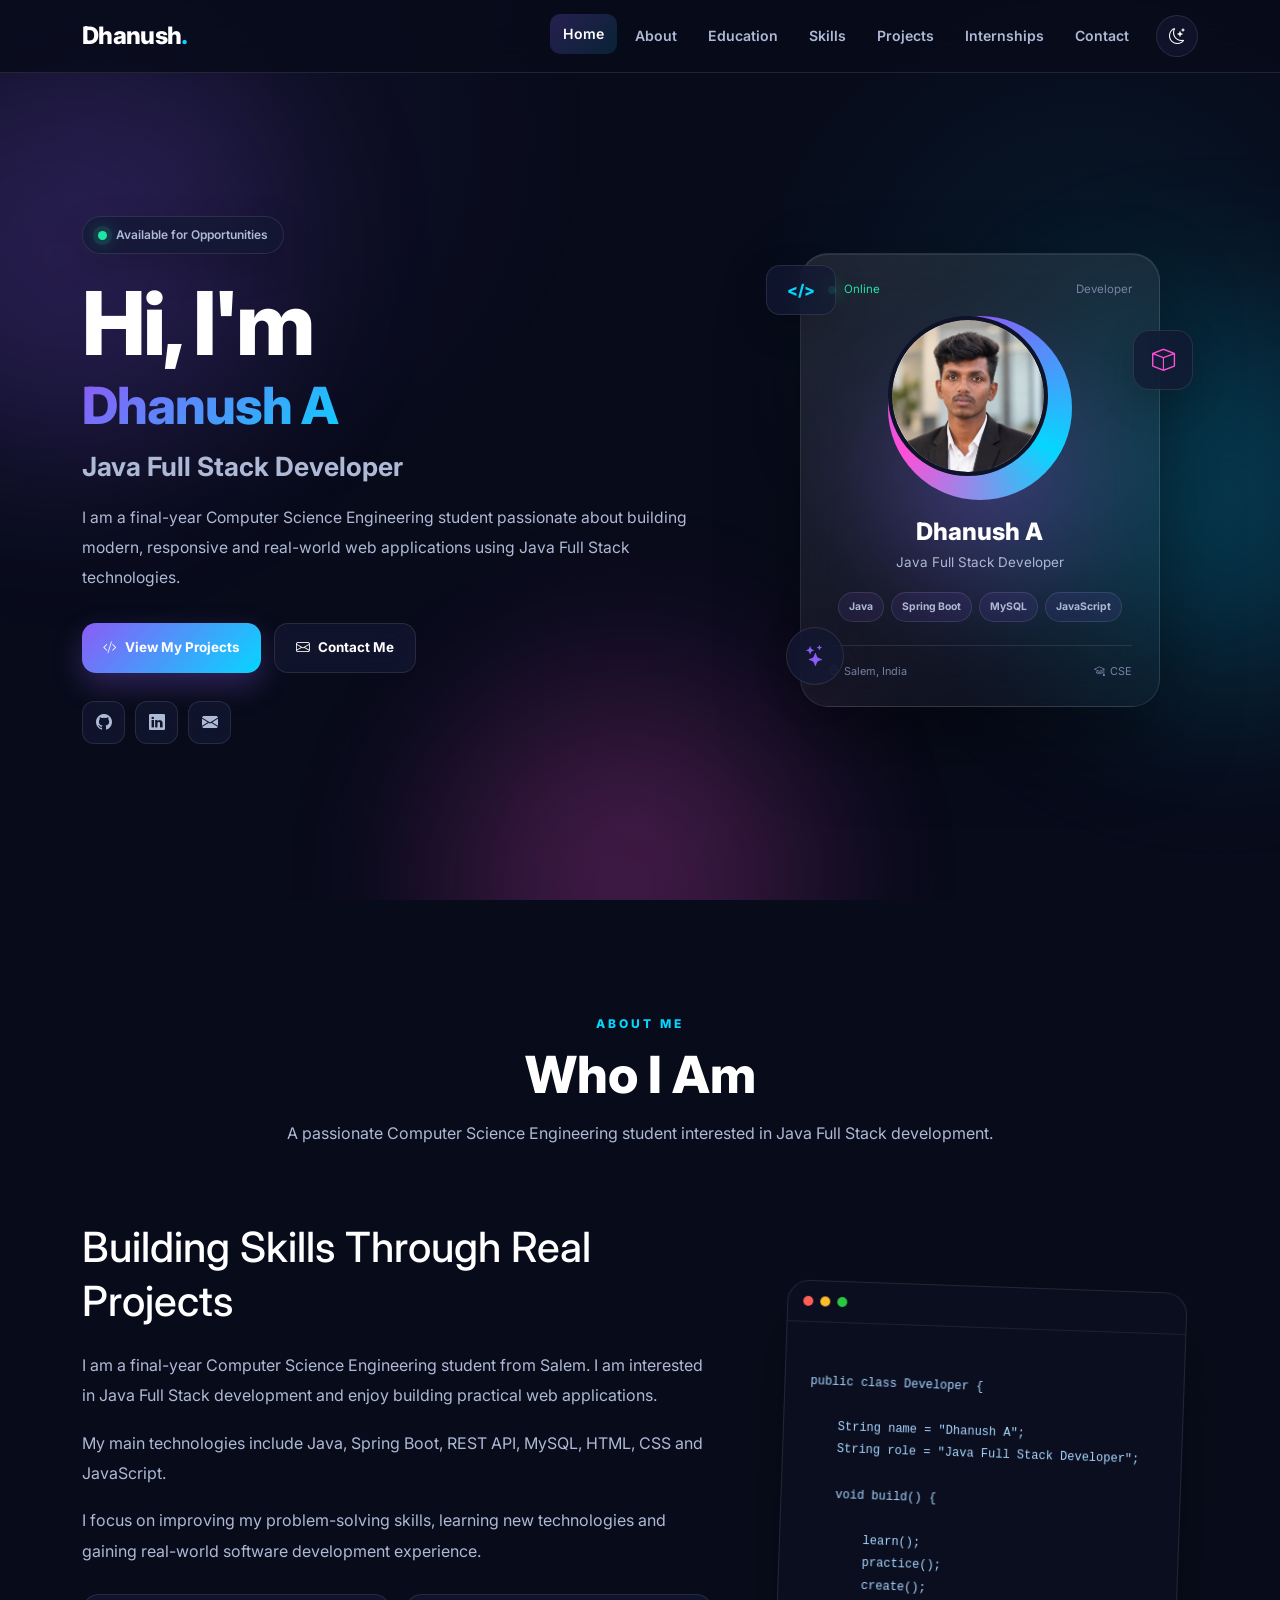
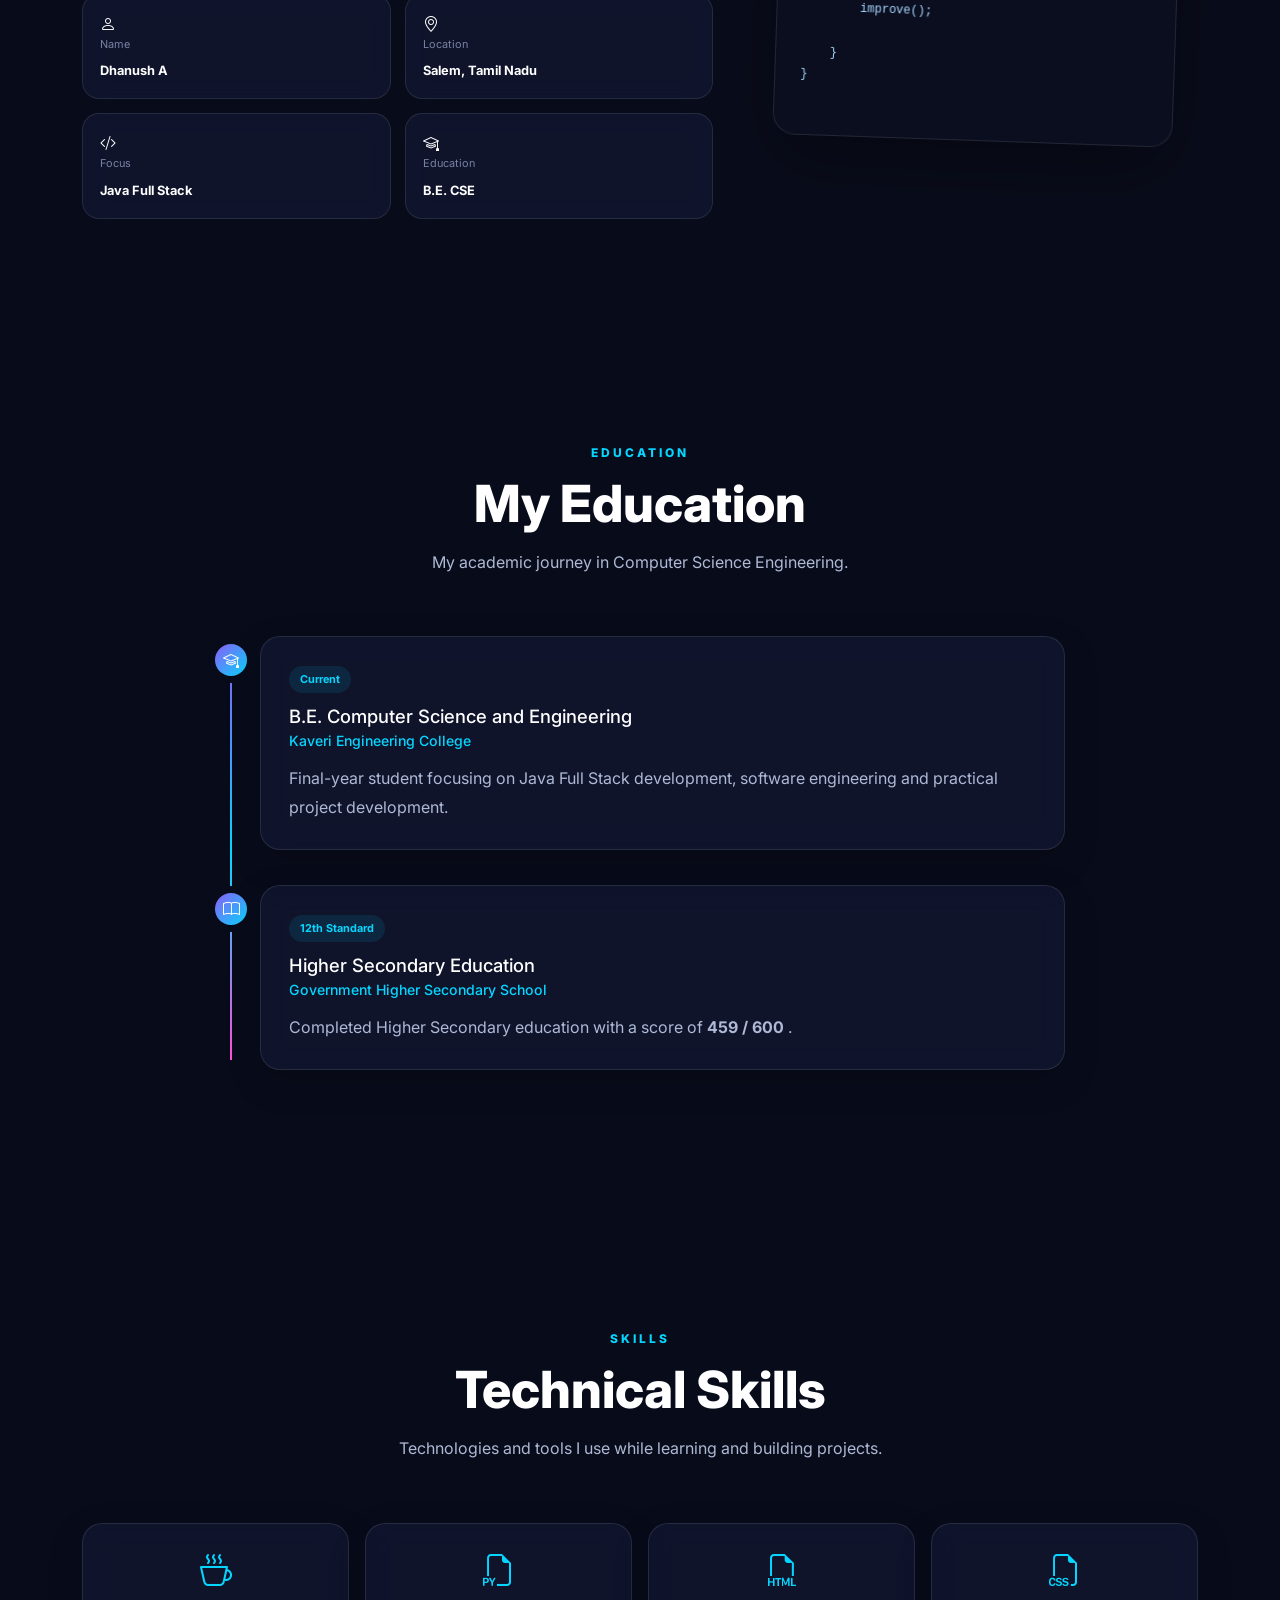
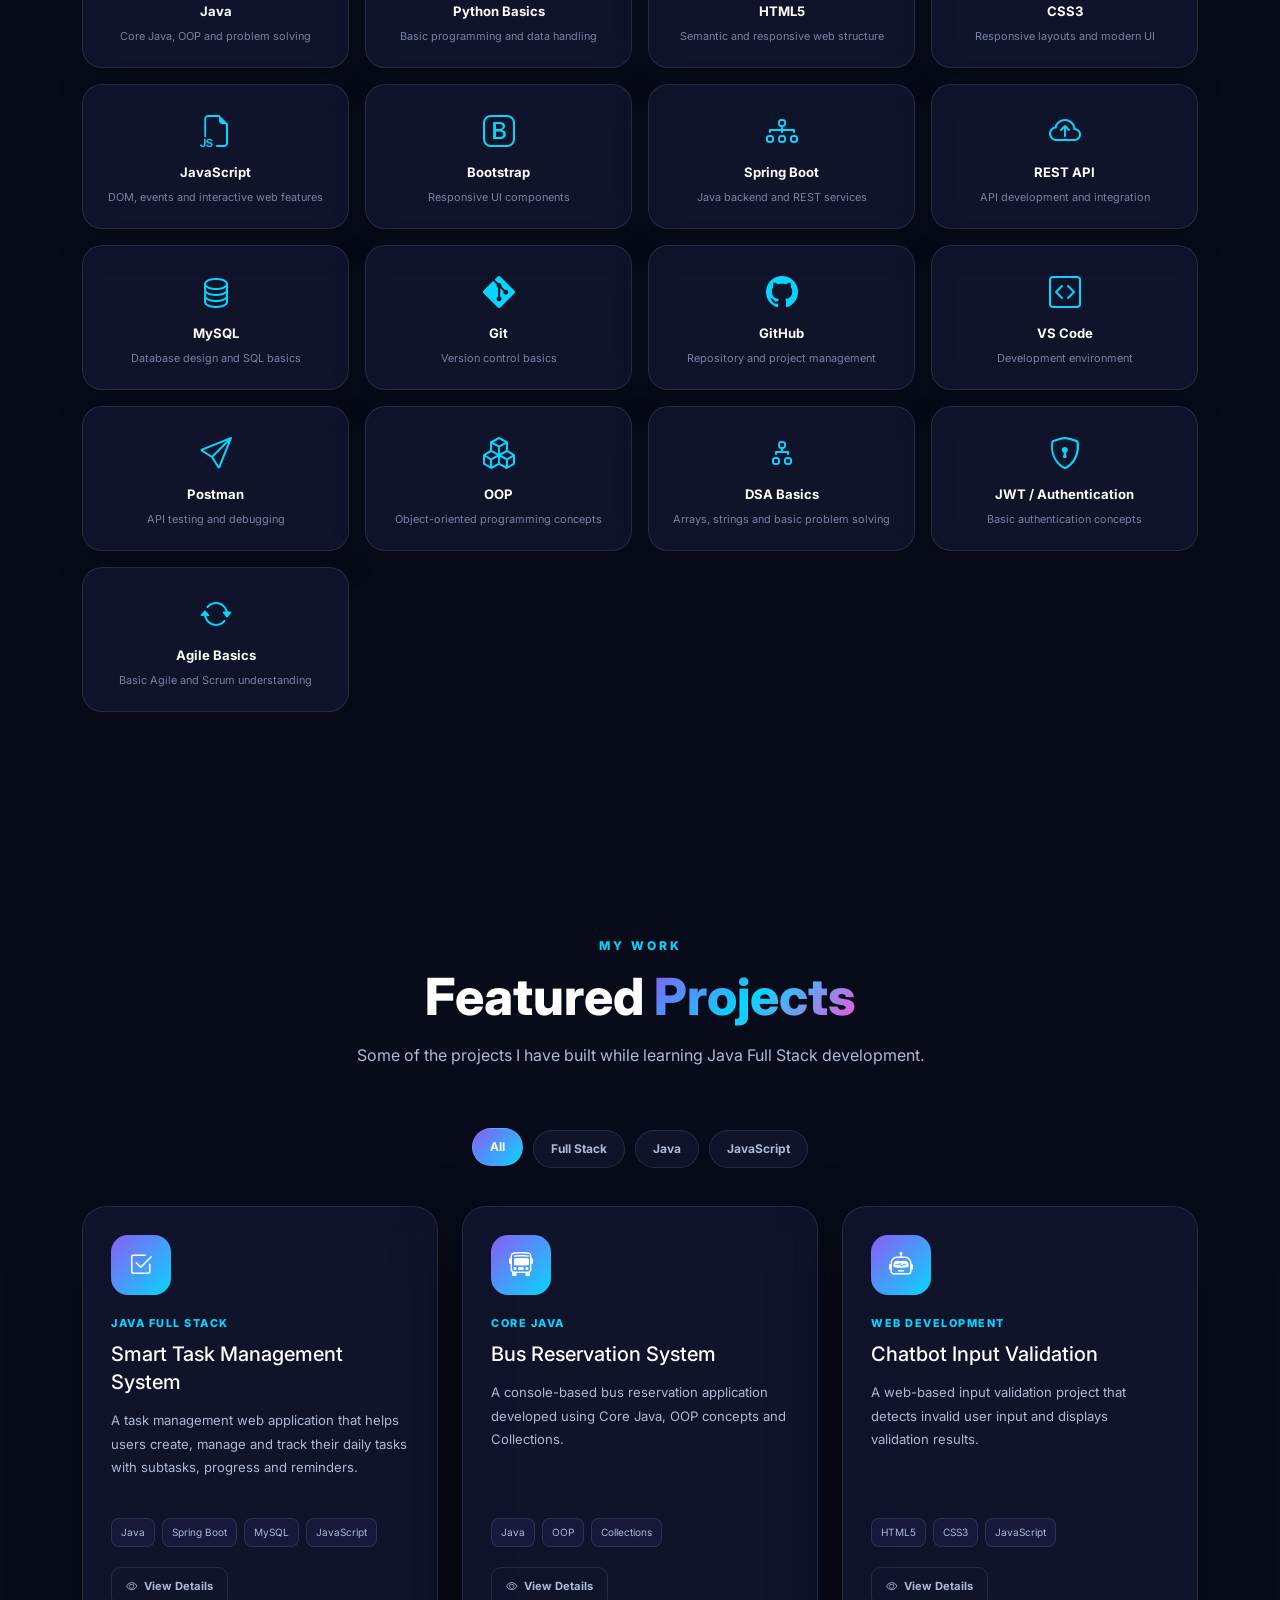
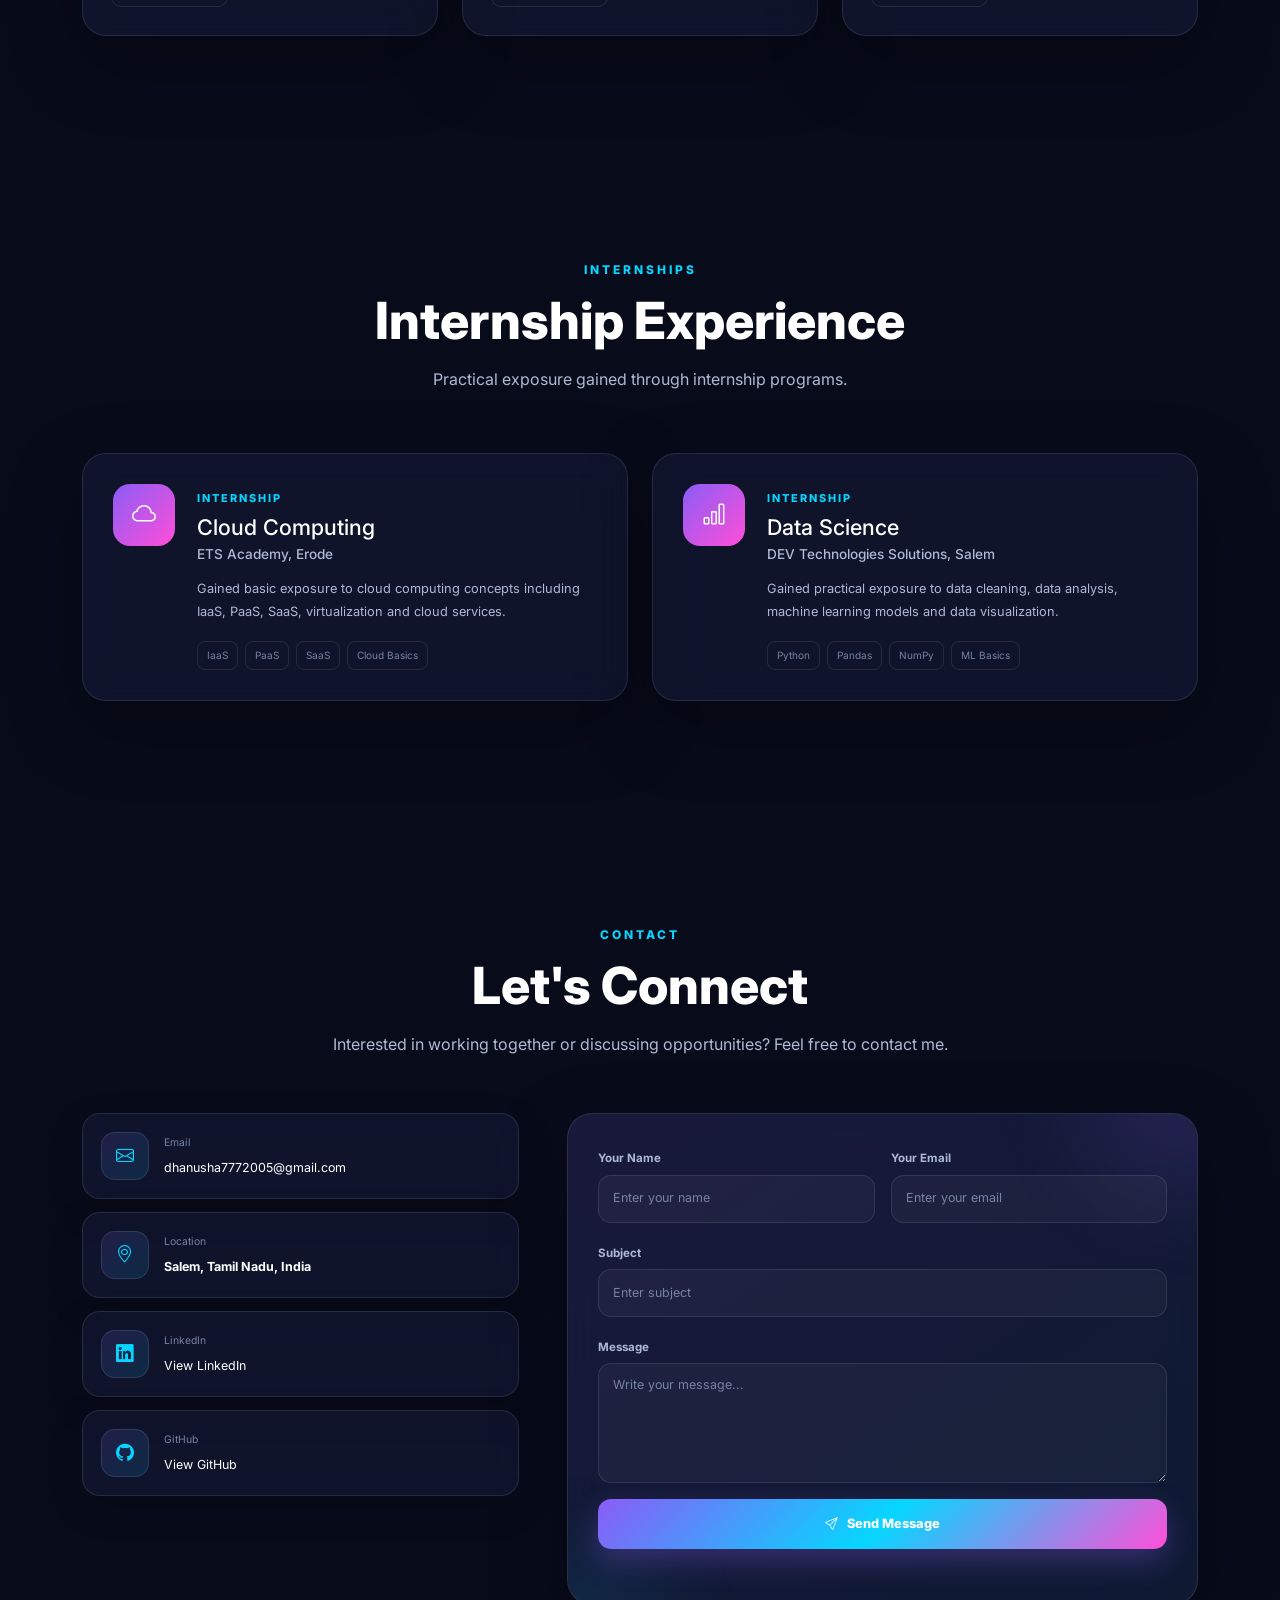
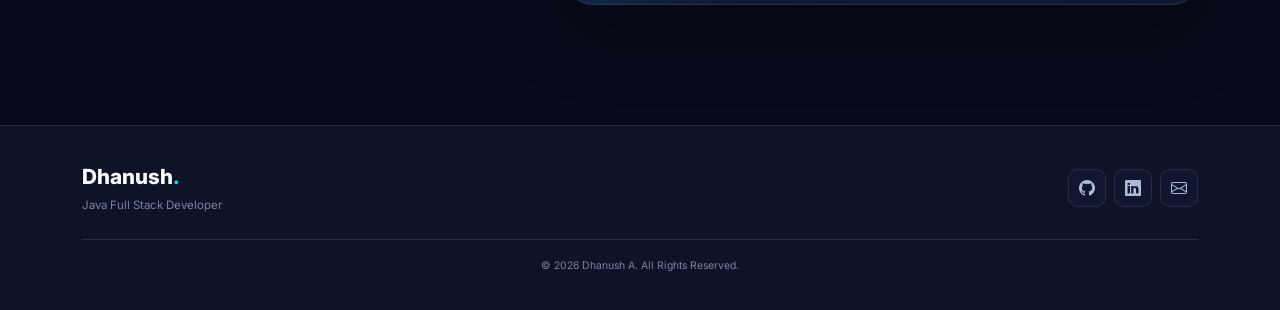
<file: index.html>
<!DOCTYPE html>
<html lang="en">
<head>
    <meta charset="UTF-8">
    <meta http-equiv="refresh" content="0; url=./frontend/">
    <title>Dhanush Portfolio</title>
</head>
<body>
    <p>Opening portfolio...</p>

    <script>
        window.location.replace("./frontend/");
    </script>
</body>
</html>
</file>
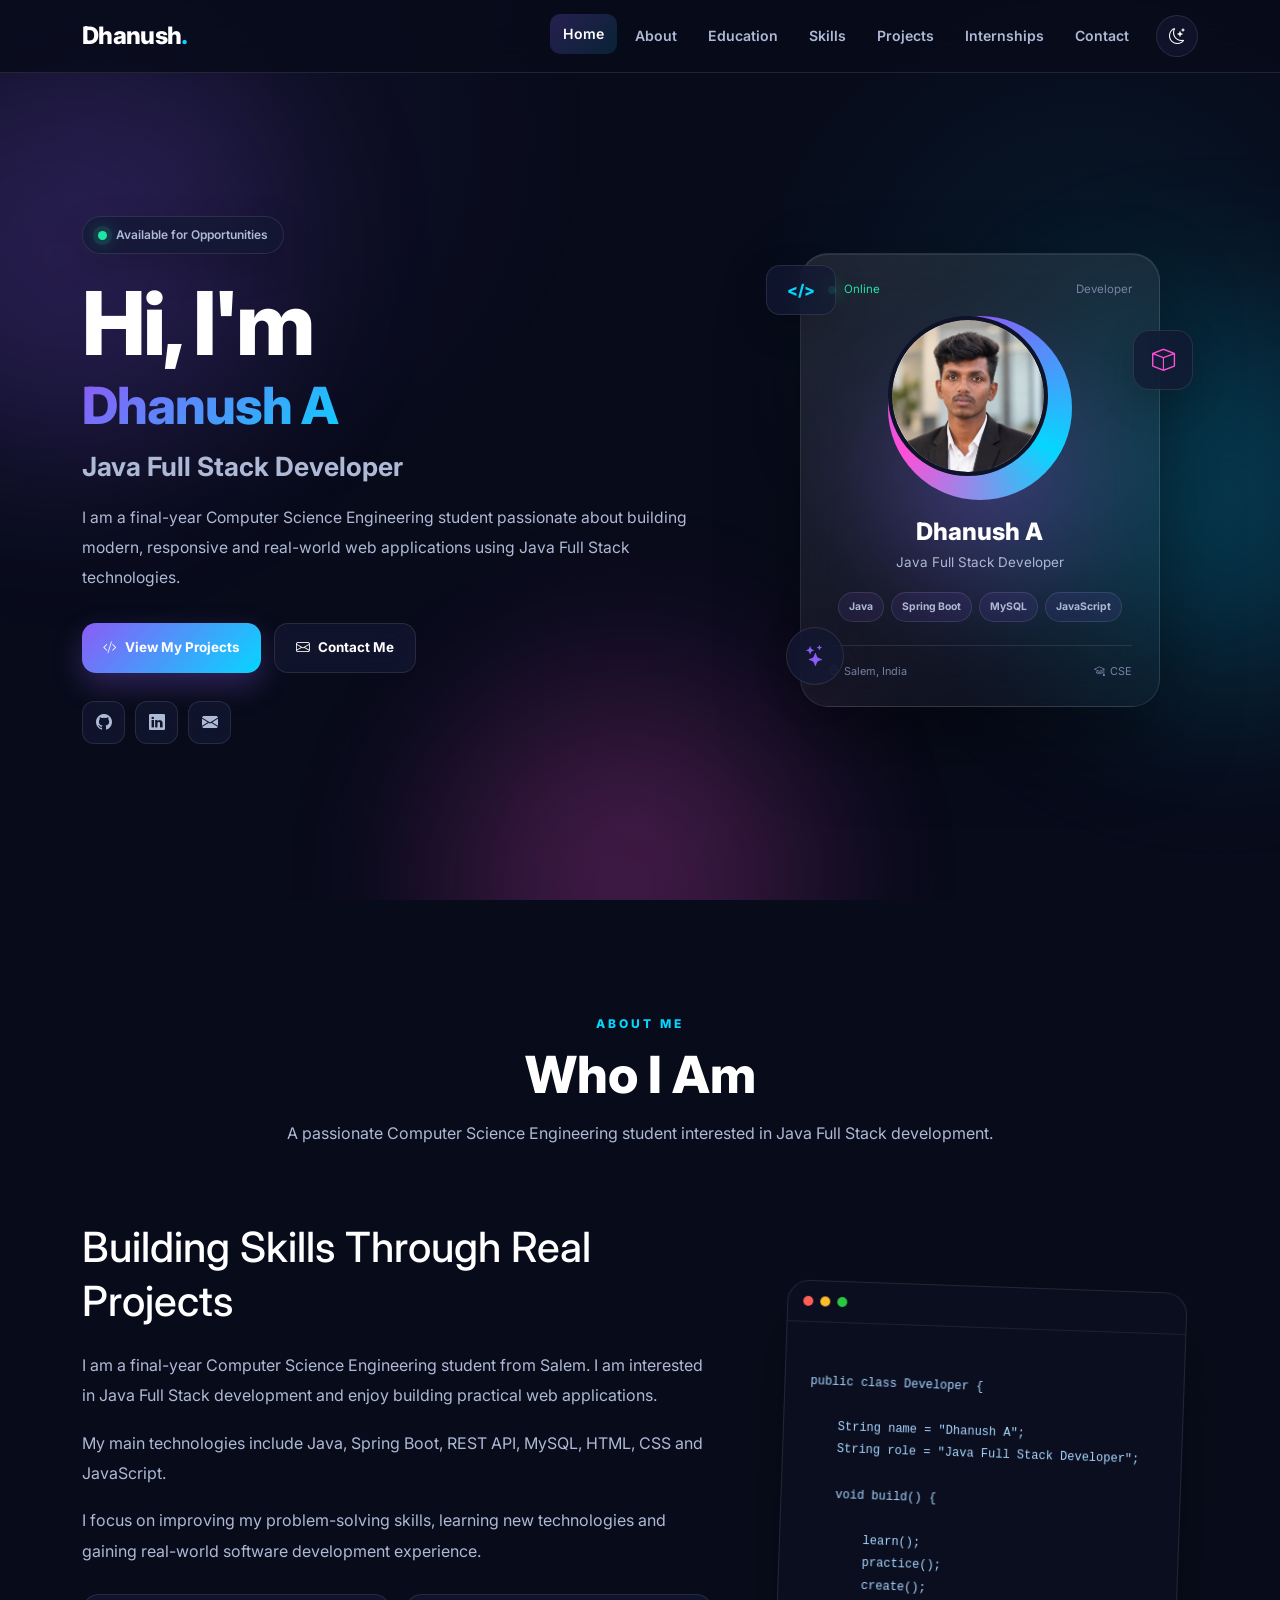
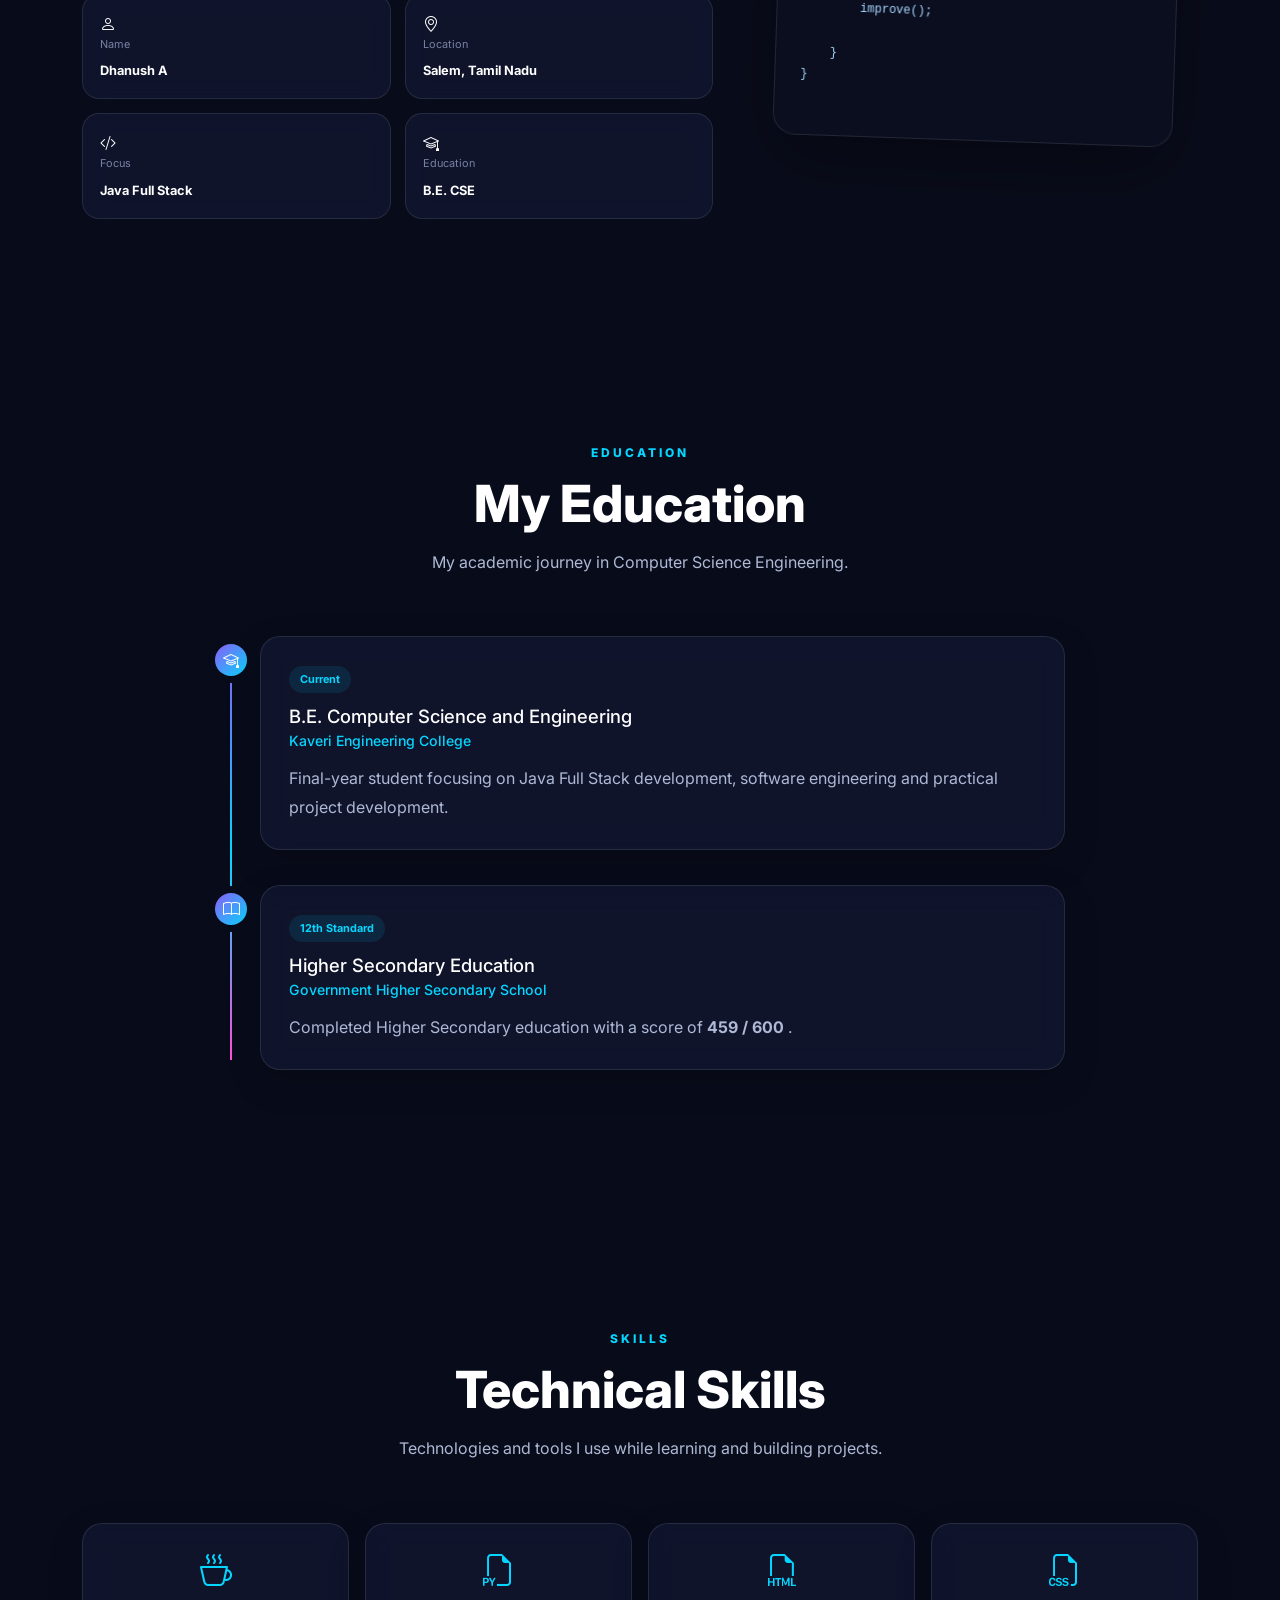
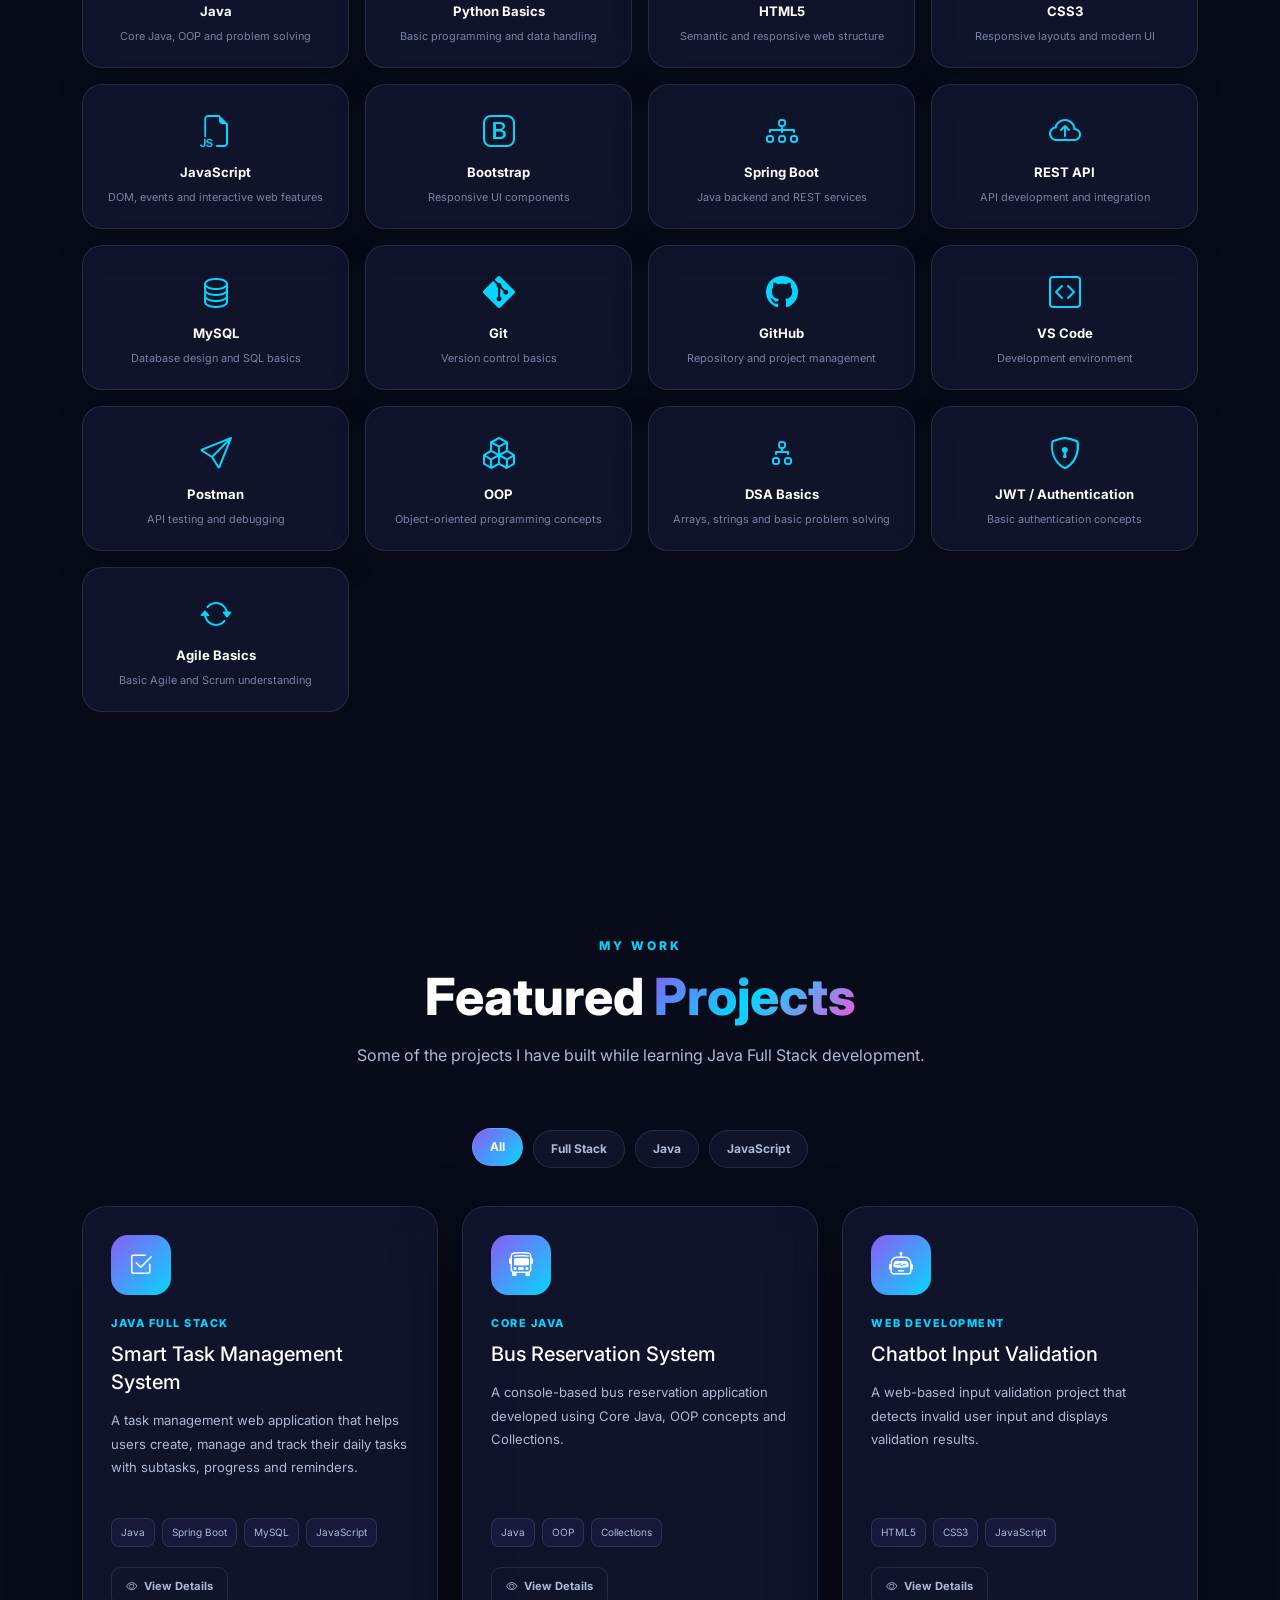
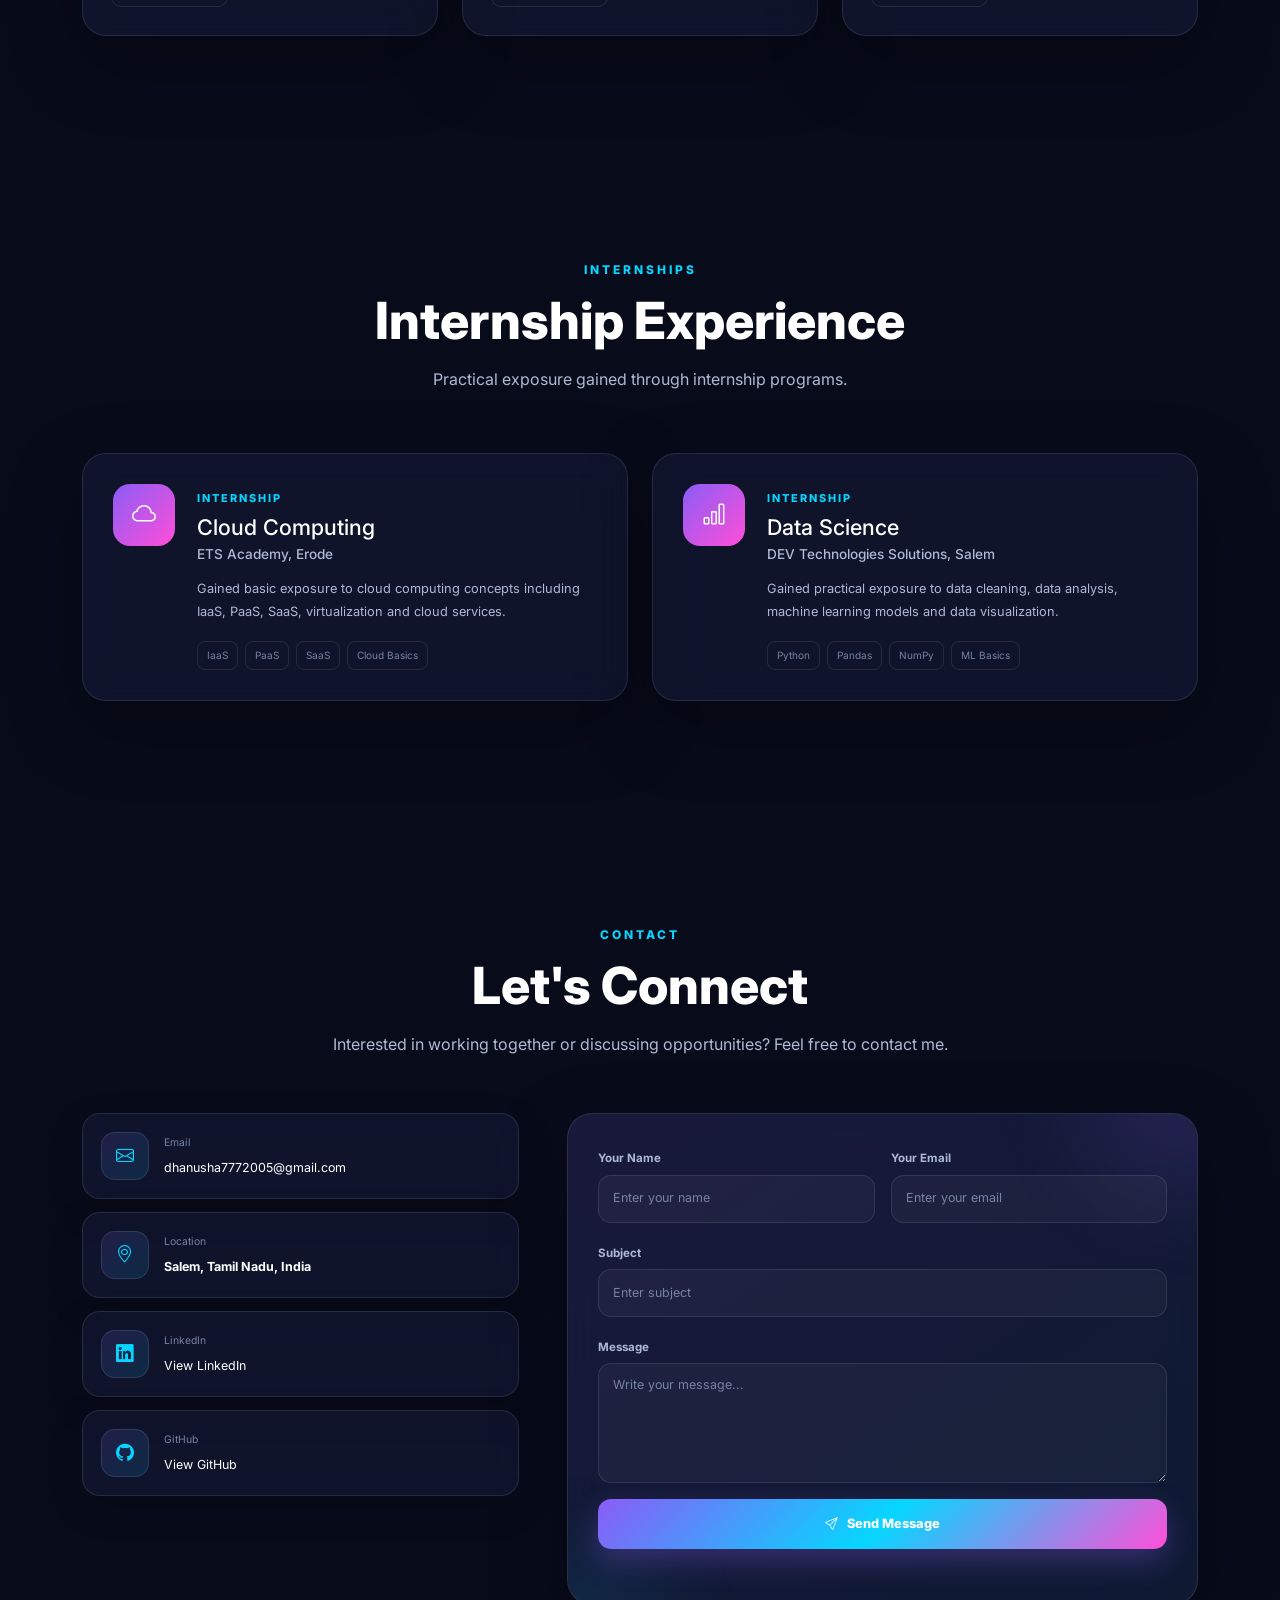
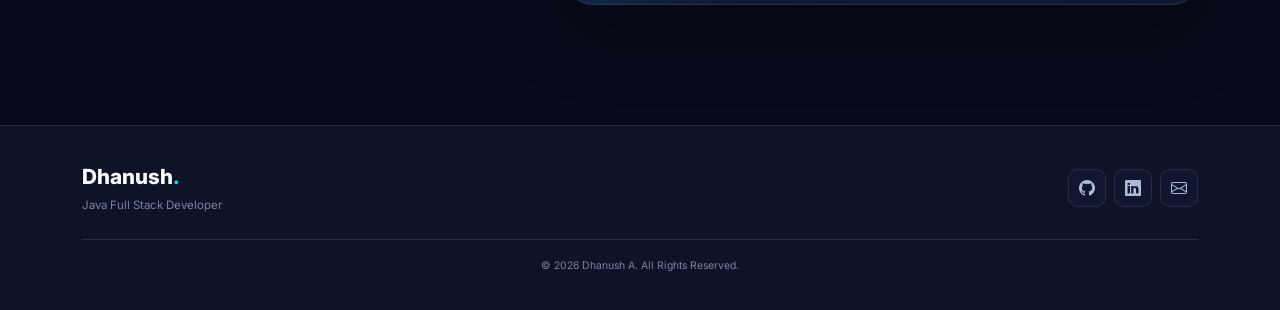
<file: frontend/index.html>
<!DOCTYPE html>
<html lang="en">

<head>

    <!-- =========================
         BASIC META
    ========================== -->

    <meta charset="UTF-8">

    <meta
        name="viewport"
        content="width=device-width, initial-scale=1.0"
    >

    <meta
        name="description"
        content="Dhanush A - Java Full Stack Developer Portfolio"
    >

    <meta
        name="author"
        content="Dhanush A"
    >

    <title>Dhanush A | Java Full Stack Developer</title>


    <!-- =========================
         GOOGLE FONT
    ========================== -->

    <link
        rel="preconnect"
        href="https://fonts.googleapis.com"
    >

    <link
        rel="preconnect"
        href="https://fonts.gstatic.com"
        crossorigin
    >

    <link
        href="https://fonts.googleapis.com/css2?family=Inter:wght@400;500;600;700;800&display=swap"
        rel="stylesheet"
    >


    <!-- =========================
         BOOTSTRAP CSS
    ========================== -->

    <link
        href="https://cdn.jsdelivr.net/npm/bootstrap@5.3.3/dist/css/bootstrap.min.css"
        rel="stylesheet"
    >


    <!-- =========================
         BOOTSTRAP ICONS
    ========================== -->

    <link
        rel="stylesheet"
        href="https://cdn.jsdelivr.net/npm/bootstrap-icons@1.11.3/font/bootstrap-icons.min.css"
    >


    <!-- =========================
         CUSTOM CSS
    ========================== -->

    <link
        rel="stylesheet"
        href="css/style.css"
    >

</head>


<body>


    <!-- =====================================================
         BACKGROUND EFFECTS
    ====================================================== -->

    <div class="background-effects">

        <div class="gradient-orb orb-one"></div>

        <div class="gradient-orb orb-two"></div>

        <div class="gradient-orb orb-three"></div>

    </div>


    <!-- =====================================================
         NAVBAR
    ====================================================== -->

    <nav
        class="navbar navbar-expand-lg fixed-top"
        id="mainNavbar"
    >

        <div class="container">


            <!-- LOGO -->

            <a
                class="navbar-brand"
                href="#home"
            >
                Dhanush<span>.</span>
            </a>


            <!-- MOBILE MENU BUTTON -->

            <button
                class="navbar-toggler"
                type="button"
                data-bs-toggle="collapse"
                data-bs-target="#navbarNav"
                aria-controls="navbarNav"
                aria-expanded="false"
                aria-label="Toggle navigation"
            >

                <span class="navbar-toggler-icon"></span>

            </button>


            <!-- NAVIGATION -->

            <div
                class="collapse navbar-collapse"
                id="navbarNav"
            >

                <ul class="navbar-nav ms-auto">


                    <!-- HOME -->

                    <li class="nav-item">

                        <a
                            class="nav-link active"
                            href="#home"
                        >
                            Home
                        </a>

                    </li>


                    <!-- ABOUT -->

                    <li class="nav-item">

                        <a
                            class="nav-link"
                            href="#about"
                        >
                            About
                        </a>

                    </li>


                    <!-- EDUCATION -->

                    <li class="nav-item">

                        <a
                            class="nav-link"
                            href="#education"
                        >
                            Education
                        </a>

                    </li>


                    <!-- SKILLS -->

                    <li class="nav-item">

                        <a
                            class="nav-link"
                            href="#skills"
                        >
                            Skills
                        </a>

                    </li>


                    <!-- PROJECTS -->

                    <li class="nav-item">

                        <a
                            class="nav-link"
                            href="#projects"
                        >
                            Projects
                        </a>

                    </li>


                    <!-- INTERNSHIPS -->

                    <li class="nav-item">

                        <a
                            class="nav-link"
                            href="#internships"
                        >
                            Internships
                        </a>

                    </li>


                    <!-- CONTACT -->

                    <li class="nav-item">

                        <a
                            class="nav-link"
                            href="#contact"
                        >
                            Contact
                        </a>

                    </li>

                </ul>


                <!-- THEME BUTTON -->

                <button
                    class="theme-toggle"
                    id="themeToggle"
                    type="button"
                    aria-label="Toggle theme"
                >

                    <i class="bi bi-moon-stars"></i>

                </button>

            </div>

        </div>

    </nav>



    <!-- =====================================================
         HOME SECTION
    ====================================================== -->

    <section
        id="home"
        class="hero-section"
    >

        <div class="container">

            <div class="row align-items-center g-5">


                <!-- LEFT SIDE -->

                <div class="col-lg-7">

                    <div class="hero-content reveal">


                        <!-- STATUS -->

                        <div class="hero-badge">

                            <span class="status-dot"></span>

                            Available for Opportunities

                        </div>


                        <!-- TITLE -->

                        <h1 class="hero-title">

                            Hi, I'm

                            <span class="gradient-text">
                                Dhanush A
                            </span>

                        </h1>


                        <!-- ROLE -->

                        <h2 class="hero-subtitle">

                            Java Full Stack Developer

                        </h2>


                        <!-- DESCRIPTION -->

                        <p class="hero-description">

                            I am a final-year Computer Science Engineering
                            student passionate about building modern,
                            responsive and real-world web applications
                            using Java Full Stack technologies.

                        </p>


                        <!-- BUTTONS -->

                        <div class="hero-buttons">


                            <a
                                href="#projects"
                                class="btn-primary-custom"
                            >

                                <i class="bi bi-code-slash"></i>

                                View My Projects

                            </a>


                            <a
                                href="#contact"
                                class="btn-secondary-custom"
                            >

                                <i class="bi bi-envelope"></i>

                                Contact Me

                            </a>


                        </div>


                        <!-- SOCIAL -->

                        <div class="hero-social">


                            <a
                                href="https://github.com/DHANUSH7772005"
                                target="_blank"
                                rel="noopener noreferrer"
                                aria-label="GitHub"
                            >

                                <i class="bi bi-github"></i>

                            </a>


                            <a
                                href="https://www.linkedin.com/in/dhanush-a-4830a2437"
                                target="_blank"
                                rel="noopener noreferrer"
                                aria-label="LinkedIn"
                            >

                                <i class="bi bi-linkedin"></i>

                            </a>


                            <a
                                href="mailto:dhanusha7772005@gmail.com"
                                aria-label="Email"
                            >

                                <i class="bi bi-envelope-fill"></i>

                            </a>

                        </div>

                    </div>

                </div>



                <!-- RIGHT SIDE PROFILE -->

                <div class="col-lg-5">

                    <div class="profile-3d-wrapper reveal">


                        <!-- GLOW -->

                        <div class="profile-glow"></div>


                        <!-- PROFILE CARD -->

                        <div class="profile-card-3d">


                            <!-- TOP -->

                            <div class="profile-top">


                                <span class="profile-status">

                                    <span class="online-dot"></span>

                                    Online

                                </span>


                                <span>
                                    Developer
                                </span>

                            </div>



                            <!-- PHOTO -->

                            <div class="profile-avatar">

                                <div class="avatar-ring">

                                    <div class="avatar-inner">

                                        <img
                                            src="image/dhanush.png"
                                            alt="Dhanush A"
                                            class="profile-photo"
                                        >

                                    </div>

                                </div>

                            </div>



                            <!-- NAME -->

                            <h3>
                                Dhanush A
                            </h3>


                            <!-- ROLE -->

                            <p>
                                Java Full Stack Developer
                            </p>



                            <!-- SKILL TAGS -->

                            <div class="profile-tags">

                                <span>Java</span>

                                <span>Spring Boot</span>

                                <span>MySQL</span>

                                <span>JavaScript</span>

                            </div>



                            <!-- FOOTER -->

                            <div class="profile-card-footer">


                                <span>

                                    <i class="bi bi-geo-alt"></i>

                                    Salem, India

                                </span>


                                <span>

                                    <i class="bi bi-mortarboard"></i>

                                    CSE

                                </span>


                            </div>


                        </div>



                        <!-- FLOATING ELEMENTS -->

                        <div class="floating-code">

                            &lt;/&gt;

                        </div>


                        <div class="floating-cube">

                            <i class="bi bi-box"></i>

                        </div>


                        <div class="floating-circle">

                            <i class="bi bi-stars"></i>

                        </div>


                    </div>

                </div>


            </div>

        </div>

    </section>



    <!-- =====================================================
         ABOUT SECTION
    ====================================================== -->

    <section
        id="about"
        class="section-padding"
    >

        <div class="container">


            <!-- SECTION TITLE -->

            <div class="section-heading reveal">

                <span class="section-label">
                    About Me
                </span>

                <h2>
                    Who I Am
                </h2>

                <p>
                    A passionate Computer Science Engineering student
                    interested in Java Full Stack development.
                </p>

            </div>



            <div class="row g-5 align-items-center">


                <!-- ABOUT CONTENT -->

                <div class="col-lg-7">

                    <div class="about-content reveal">


                        <h3>
                            Building Skills Through Real Projects
                        </h3>


                        <p>

                            I am a final-year Computer Science Engineering
                            student from Salem. I am interested in Java
                            Full Stack development and enjoy building
                            practical web applications.

                        </p>


                        <p>

                            My main technologies include Java,
                            Spring Boot, REST API, MySQL, HTML,
                            CSS and JavaScript.

                        </p>


                        <p>

                            I focus on improving my problem-solving skills,
                            learning new technologies and gaining
                            real-world software development experience.

                        </p>



                        <!-- ABOUT INFO -->

                        <div class="about-info-grid">


                            <div class="about-info-card">

                                <i class="bi bi-person"></i>

                                <div>

                                    <span>Name</span>

                                    <strong>
                                        Dhanush A
                                    </strong>

                                </div>

                            </div>



                            <div class="about-info-card">

                                <i class="bi bi-geo-alt"></i>

                                <div>

                                    <span>Location</span>

                                    <strong>
                                        Salem, Tamil Nadu
                                    </strong>

                                </div>

                            </div>



                            <div class="about-info-card">

                                <i class="bi bi-code-slash"></i>

                                <div>

                                    <span>Focus</span>

                                    <strong>
                                        Java Full Stack
                                    </strong>

                                </div>

                            </div>



                            <div class="about-info-card">

                                <i class="bi bi-mortarboard"></i>

                                <div>

                                    <span>Education</span>

                                    <strong>
                                        B.E. CSE
                                    </strong>

                                </div>

                            </div>


                        </div>

                    </div>

                </div>



                <!-- ABOUT VISUAL -->

                <div class="col-lg-5">

                    <div class="about-visual reveal">


                        <div class="about-code-card">

                            <div class="code-header">

                                <span></span>
                                <span></span>
                                <span></span>

                            </div>


                            <pre><code>
public class Developer {

    String name = "Dhanush A";
    String role = "Java Full Stack Developer";

    void build() {

        learn();
        practice();
        create();
        improve();

    }
}
                            </code></pre>

                        </div>

                    </div>

                </div>


            </div>

        </div>

    </section>



    <!-- =====================================================
         EDUCATION SECTION
    ====================================================== -->

    <section
        id="education"
        class="section-padding"
    >

        <div class="container">


            <div class="section-heading reveal">

                <span class="section-label">
                    Education
                </span>

                <h2>
                    My Education
                </h2>

                <p>
                    My academic journey in Computer Science Engineering.
                </p>

            </div>



            <div class="education-timeline">


                <!-- COLLEGE -->

                <div class="timeline-item reveal">

                    <div class="timeline-dot">

                        <i class="bi bi-mortarboard"></i>

                    </div>


                    <div class="timeline-card">

                        <span class="timeline-year">
                            Current
                        </span>

                        <h3>
                            B.E. Computer Science and Engineering
                        </h3>

                        <h4>
                            Kaveri Engineering College
                        </h4>

                        <p>
                            Final-year student focusing on Java Full Stack
                            development, software engineering and
                            practical project development.
                        </p>

                    </div>

                </div>



                <!-- SCHOOL -->

                <div class="timeline-item reveal">

                    <div class="timeline-dot">

                        <i class="bi bi-book"></i>

                    </div>


                    <div class="timeline-card">

                        <span class="timeline-year">
                            12th Standard
                        </span>

                        <h3>
                            Higher Secondary Education
                        </h3>

                        <h4>
                            Government Higher Secondary School
                        </h4>

                        <p>

                            Completed Higher Secondary education
                            with a score of

                            <strong>
                                459 / 600
                            </strong>.

                        </p>

                    </div>

                </div>


            </div>

        </div>

    </section>



    <!-- =====================================================
         SKILLS SECTION
    ====================================================== -->

    <section
        id="skills"
        class="section-padding"
    >

        <div class="container">


            <div class="section-heading reveal">

                <span class="section-label">
                    Skills
                </span>

                <h2>
                    Technical Skills
                </h2>

                <p>
                    Technologies and tools I use while learning
                    and building projects.
                </p>

            </div>



            <div class="skills-grid">


                <!-- JAVA -->

                <div class="skill-card reveal">

                    <i class="bi bi-cup-hot"></i>

                    <h3>
                        Java
                    </h3>

                    <p>
                        Core Java, OOP and problem solving
                    </p>

                </div>



                <!-- PYTHON -->

                <div class="skill-card reveal">

                    <i class="bi bi-filetype-py"></i>

                    <h3>
                        Python Basics
                    </h3>

                    <p>
                        Basic programming and data handling
                    </p>

                </div>



                <!-- HTML -->

                <div class="skill-card reveal">

                    <i class="bi bi-filetype-html"></i>

                    <h3>
                        HTML5
                    </h3>

                    <p>
                        Semantic and responsive web structure
                    </p>

                </div>



                <!-- CSS -->

                <div class="skill-card reveal">

                    <i class="bi bi-filetype-css"></i>

                    <h3>
                        CSS3
                    </h3>

                    <p>
                        Responsive layouts and modern UI
                    </p>

                </div>



                <!-- JAVASCRIPT -->

                <div class="skill-card reveal">

                    <i class="bi bi-filetype-js"></i>

                    <h3>
                        JavaScript
                    </h3>

                    <p>
                        DOM, events and interactive web features
                    </p>

                </div>



                <!-- BOOTSTRAP -->

                <div class="skill-card reveal">

                    <i class="bi bi-bootstrap"></i>

                    <h3>
                        Bootstrap
                    </h3>

                    <p>
                        Responsive UI components
                    </p>

                </div>



                <!-- SPRING BOOT -->

                <div class="skill-card reveal">

                    <i class="bi bi-diagram-3"></i>

                    <h3>
                        Spring Boot
                    </h3>

                    <p>
                        Java backend and REST services
                    </p>

                </div>



                <!-- REST API -->

                <div class="skill-card reveal">

                    <i class="bi bi-cloud-arrow-up"></i>

                    <h3>
                        REST API
                    </h3>

                    <p>
                        API development and integration
                    </p>

                </div>



                <!-- MYSQL -->

                <div class="skill-card reveal">

                    <i class="bi bi-database"></i>

                    <h3>
                        MySQL
                    </h3>

                    <p>
                        Database design and SQL basics
                    </p>

                </div>



                <!-- GIT -->

                <div class="skill-card reveal">

                    <i class="bi bi-git"></i>

                    <h3>
                        Git
                    </h3>

                    <p>
                        Version control basics
                    </p>

                </div>



                <!-- GITHUB -->

                <div class="skill-card reveal">

                    <i class="bi bi-github"></i>

                    <h3>
                        GitHub
                    </h3>

                    <p>
                        Repository and project management
                    </p>

                </div>



                <!-- VS CODE -->

                <div class="skill-card reveal">

                    <i class="bi bi-code-square"></i>

                    <h3>
                        VS Code
                    </h3>

                    <p>
                        Development environment
                    </p>

                </div>



                <!-- POSTMAN -->

                <div class="skill-card reveal">

                    <i class="bi bi-send"></i>

                    <h3>
                        Postman
                    </h3>

                    <p>
                        API testing and debugging
                    </p>

                </div>



                <!-- OOP -->

                <div class="skill-card reveal">

                    <i class="bi bi-boxes"></i>

                    <h3>
                        OOP
                    </h3>

                    <p>
                        Object-oriented programming concepts
                    </p>

                </div>



                <!-- DSA -->

                <div class="skill-card reveal">

                    <i class="bi bi-diagram-2"></i>

                    <h3>
                        DSA Basics
                    </h3>

                    <p>
                        Arrays, strings and basic problem solving
                    </p>

                </div>



                <!-- JWT -->

                <div class="skill-card reveal">

                    <i class="bi bi-shield-lock"></i>

                    <h3>
                        JWT / Authentication
                    </h3>

                    <p>
                        Basic authentication concepts
                    </p>

                </div>



                <!-- AGILE -->

                <div class="skill-card reveal">

                    <i class="bi bi-arrow-repeat"></i>

                    <h3>
                        Agile Basics
                    </h3>

                    <p>
                        Basic Agile and Scrum understanding
                    </p>

                </div>


            </div>

        </div>

    </section>



   <!-- =========================================================
     PROJECTS SECTION
========================================================= -->
<section id="projects" class="projects-section section-padding">

    <div class="container">

        <div class="section-heading text-center reveal">
            <span class="content-label">MY WORK</span>

            <h2>
                Featured <span class="gradient-text">Projects</span>
            </h2>

            <p>
                Some of the projects I have built while learning
                Java Full Stack development.
            </p>
        </div>


        <!-- PROJECT FILTER -->
        <div class="project-filter reveal">

            <button
                class="filter-btn active"
                data-filter="all">
                All
            </button>

            <button
                class="filter-btn"
                data-filter="fullstack">
                Full Stack
            </button>

            <button
                class="filter-btn"
                data-filter="java">
                Java
            </button>

            <button
                class="filter-btn"
                data-filter="javascript">
                JavaScript
            </button>

        </div>


        <!-- PROJECT GRID -->
        <div class="row g-4 project-grid">


            <!-- =================================================
                 PROJECT 1
            ================================================== -->
            <div
                class="col-lg-4 col-md-6 project-item reveal"
                data-category="fullstack">

                <div class="project-card">

                    <div class="project-icon">
                        <i class="bi bi-check2-square"></i>
                    </div>

                    <span class="project-type">
                        Java Full Stack
                    </span>

                    <h3>
                        Smart Task Management System
                    </h3>

                    <p>
                        A task management web application that helps
                        users create, manage and track their daily
                        tasks with subtasks, progress and reminders.
                    </p>


                    <div class="project-tech">

                        <span>Java</span>
                        <span>Spring Boot</span>
                        <span>MySQL</span>
                        <span>JavaScript</span>

                    </div>


                    <div class="project-actions">

                        <button
                            class="project-details-btn"
                            data-project="smart-task">

                            <i class="bi bi-eye"></i>
                            View Details

                        </button>

                    </div>

                </div>

            </div>


            <!-- =================================================
                 PROJECT 2
            ================================================== -->
            <div
                class="col-lg-4 col-md-6 project-item reveal"
                data-category="java">

                <div class="project-card">

                    <div class="project-icon">
                        <i class="bi bi-bus-front"></i>
                    </div>

                    <span class="project-type">
                        Core Java
                    </span>

                    <h3>
                        Bus Reservation System
                    </h3>

                    <p>
                        A console-based bus reservation application
                        developed using Core Java, OOP concepts and
                        Collections.
                    </p>


                    <div class="project-tech">

                        <span>Java</span>
                        <span>OOP</span>
                        <span>Collections</span>

                    </div>


                    <div class="project-actions">

                        <button
                            class="project-details-btn"
                            data-project="bus-reservation">

                            <i class="bi bi-eye"></i>
                            View Details

                        </button>

                    </div>

                </div>

            </div>


            <!-- =================================================
                 PROJECT 3
            ================================================== -->
            <div
                class="col-lg-4 col-md-6 project-item reveal"
                data-category="javascript">

                <div class="project-card">

                    <div class="project-icon">
                        <i class="bi bi-robot"></i>
                    </div>

                    <span class="project-type">
                        Web Development
                    </span>

                    <h3>
                        Chatbot Input Validation
                    </h3>

                    <p>
                        A web-based input validation project that
                        detects invalid user input and displays
                        validation results.
                    </p>


                    <div class="project-tech">

                        <span>HTML5</span>
                        <span>CSS3</span>
                        <span>JavaScript</span>

                    </div>


                    <div class="project-actions">

                        <button
                            class="project-details-btn"
                            data-project="chatbot">

                            <i class="bi bi-eye"></i>
                            View Details

                        </button>

                    </div>

                </div>

            </div>

        </div>

    </div>

</section>


<!-- =========================================================
     PROJECT DETAILS MODAL
========================================================= -->

<div
    class="modal fade"
    id="projectModal"
    tabindex="-1"
    aria-hidden="true">

    <div class="modal-dialog modal-dialog-centered">

        <div class="modal-content project-modal-content">

            <div class="modal-header">

                <div>

                    <span
                        class="content-label"
                        id="modalProjectType">
                        PROJECT
                    </span>

                    <h3
                        class="modal-title"
                        id="modalProjectTitle">
                        Project Title
                    </h3>

                </div>

                <button
                    type="button"
                    class="btn-close btn-close-white"
                    data-bs-dismiss="modal"
                    aria-label="Close">
                </button>

            </div>


            <div class="modal-body">

                <div
                    class="modal-project-icon"
                    id="modalProjectIcon">

                    <i class="bi bi-code-slash"></i>

                </div>


                <p id="modalProjectDescription">
                    Project description
                </p>


                <h5>
                    Technologies Used
                </h5>

                <div
                    class="project-tech modal-tech"
                    id="modalProjectTech">
                </div>


                <h5 class="modal-feature-title">
                    Key Features
                </h5>

                <ul
                    class="project-features"
                    id="modalProjectFeatures">
                </ul>

            </div>


            <div class="modal-footer">

                <button
                    type="button"
                    class="btn-outline-3d"
                    data-bs-dismiss="modal">

                    Close

                </button>

            </div>

        </div>

    </div>

</div>
    <!-- =====================================================
         INTERNSHIPS SECTION
    ====================================================== -->

    <section
        id="internships"
        class="section-padding"
    >

        <div class="container">


            <div class="section-heading reveal">

                <span class="section-label">
                    Internships
                </span>

                <h2>
                    Internship Experience
                </h2>

                <p>
                    Practical exposure gained through internship
                    programs.
                </p>

            </div>



            <div class="row g-4">


                <!-- INTERNSHIP 1 -->

                <div class="col-lg-6">

                    <div class="internship-card reveal">


                        <div class="internship-icon">

                            <i class="bi bi-cloud"></i>

                        </div>


                        <div>

                            <span class="internship-label">
                                Internship
                            </span>


                            <h3>
                                Cloud Computing
                            </h3>


                            <h4>
                                ETS Academy, Erode
                            </h4>


                            <p>

                                Gained basic exposure to cloud computing
                                concepts including IaaS, PaaS, SaaS,
                                virtualization and cloud services.

                            </p>


                            <div class="internship-tags">

                                <span>IaaS</span>

                                <span>PaaS</span>

                                <span>SaaS</span>

                                <span>Cloud Basics</span>

                            </div>

                        </div>


                    </div>

                </div>



                <!-- INTERNSHIP 2 -->

                <div class="col-lg-6">

                    <div class="internship-card reveal">


                        <div class="internship-icon">

                            <i class="bi bi-bar-chart"></i>

                        </div>


                        <div>

                            <span class="internship-label">
                                Internship
                            </span>


                            <h3>
                                Data Science
                            </h3>


                            <h4>
                                DEV Technologies Solutions, Salem
                            </h4>


                            <p>

                                Gained practical exposure to data
                                cleaning, data analysis, machine learning
                                models and data visualization.

                            </p>


                            <div class="internship-tags">

                                <span>Python</span>

                                <span>Pandas</span>

                                <span>NumPy</span>

                                <span>ML Basics</span>

                            </div>

                        </div>


                    </div>

                </div>


            </div>

        </div>

    </section>



    <!-- =====================================================
         CONTACT SECTION
    ====================================================== -->

    <section
        id="contact"
        class="section-padding"
    >

        <div class="container">


            <div class="section-heading reveal">

                <span class="section-label">
                    Contact
                </span>

                <h2>
                    Let's Connect
                </h2>

                <p>
                    Interested in working together or discussing
                    opportunities? Feel free to contact me.
                </p>

            </div>



            <div class="row g-5">


                <!-- CONTACT INFORMATION -->

                <div class="col-lg-5">

                    <div class="contact-info reveal">


                        <div class="contact-card">

                            <div class="contact-icon">

                                <i class="bi bi-envelope"></i>

                            </div>

                            <div>

                                <span>
                                    Email
                                </span>

                                <a href="mailto:dhanusha7772005@gmail.com">

                                    dhanusha7772005@gmail.com

                                </a>

                            </div>

                        </div>



                        <div class="contact-card">

                            <div class="contact-icon">

                                <i class="bi bi-geo-alt"></i>

                            </div>

                            <div>

                                <span>
                                    Location
                                </span>

                                <strong>
                                    Salem, Tamil Nadu, India
                                </strong>

                            </div>

                        </div>



                        <div class="contact-card">

                            <div class="contact-icon">

                                <i class="bi bi-linkedin"></i>

                            </div>

                            <div>

                                <span>
                                    LinkedIn
                                </span>

                                <a
                                    href="https://www.linkedin.com/in/dhanush-a-4830a2437"
                                    target="_blank"
                                    rel="noopener noreferrer"
                                >
                                    View LinkedIn
                                </a>

                            </div>

                        </div>



                        <div class="contact-card">

                            <div class="contact-icon">

                                <i class="bi bi-github"></i>

                            </div>

                            <div>

                                <span>
                                    GitHub
                                </span>

                                <a
                                    href="https://github.com/DHANUSH7772005"
                                    target="_blank"
                                    rel="noopener noreferrer"
                                >
                                    View GitHub
                                </a>

                            </div>

                        </div>


                    </div>

                </div>



                <!-- CONTACT FORM -->

                <div class="col-lg-7">

                    <div class="contact-form-card reveal">


                        <form id="contactForm">


                            <div class="row g-3">


                                <div class="col-md-6">

                                    <label
                                        for="contactName"
                                        class="form-label"
                                    >
                                        Your Name
                                    </label>

                                    <input
                                        type="text"
                                        id="contactName"
                                        name="name"
                                        class="form-control"
                                        placeholder="Enter your name"
                                        required
                                    >

                                </div>



                                <div class="col-md-6">

                                    <label
                                        for="contactEmail"
                                        class="form-label"
                                    >
                                        Your Email
                                    </label>

                                    <input
                                        type="email"
                                        id="contactEmail"
                                        name="email"
                                        class="form-control"
                                        placeholder="Enter your email"
                                        required
                                    >

                                </div>



                                <div class="col-12">

                                    <label
                                        for="contactSubject"
                                        class="form-label"
                                    >
                                        Subject
                                    </label>

                                    <input
                                        type="text"
                                        id="contactSubject"
                                        name="subject"
                                        class="form-control"
                                        placeholder="Enter subject"
                                        required
                                    >

                                </div>



                                <div class="col-12">

                                    <label
                                        for="contactMessage"
                                        class="form-label"
                                    >
                                        Message
                                    </label>

                                    <textarea
                                        id="contactMessage"
                                        name="message"
                                        class="form-control"
                                        rows="5"
                                        placeholder="Write your message..."
                                        required
                                    ></textarea>

                                </div>



                                <div class="col-12">

                                    <button
                                        type="submit"
                                        class="btn-primary-custom contact-submit"
                                    >

                                        <i class="bi bi-send"></i>

                                        Send Message

                                    </button>

                                </div>


                            </div>


                        </form>


                        <div
                            id="contactMessageBox"
                            class="contact-message-box"
                        ></div>


                    </div>

                </div>


            </div>

        </div>

    </section>



    <!-- =====================================================
         FOOTER
    ====================================================== -->

    <footer class="footer">

        <div class="container">

            <div class="footer-content">


                <div>

                    <a
                        href="#home"
                        class="footer-logo"
                    >
                        Dhanush<span>.</span>
                    </a>

                    <p>
                        Java Full Stack Developer
                    </p>

                </div>


                <div class="footer-social">


                    <a
                        href="https://github.com/DHANUSH7772005"
                        target="_blank"
                        rel="noopener noreferrer"
                    >

                        <i class="bi bi-github"></i>

                    </a>


                    <a
                        href="https://www.linkedin.com/in/dhanush-a-4830a2437"
                        target="_blank"
                        rel="noopener noreferrer"
                    >

                        <i class="bi bi-linkedin"></i>

                    </a>


                    <a
                        href="mailto:dhanusha7772005@gmail.com"
                    >

                        <i class="bi bi-envelope"></i>

                    </a>


                </div>


            </div>


            <div class="footer-bottom">

                <p>
                    © 2026 Dhanush A. All Rights Reserved.
                </p>

            </div>

        </div>

    </footer>



    <!-- =====================================================
         PROJECT MODAL
    ====================================================== -->

    <div
        class="modal fade"
        id="projectModal"
        tabindex="-1"
        aria-hidden="true"
    >

        <div class="modal-dialog modal-dialog-centered">

            <div class="modal-content">


                <div class="modal-header">

                    <h5
                        class="modal-title"
                        id="projectModalTitle"
                    >
                        Project Details
                    </h5>


                    <button
                        type="button"
                        class="btn-close"
                        data-bs-dismiss="modal"
                        aria-label="Close"
                    ></button>

                </div>


                <div class="modal-body">

                    <div id="projectModalContent">

                    </div>

                </div>


                <div class="modal-footer">

                    <button
                        type="button"
                        class="btn-secondary-custom"
                        data-bs-dismiss="modal"
                    >
                        Close
                    </button>

                </div>


            </div>

        </div>

    </div>



    <!-- =====================================================
         BACK TO TOP
    ====================================================== -->

    <button
        id="backToTop"
        class="back-to-top"
        type="button"
        aria-label="Back to top"
    >

        <i class="bi bi-arrow-up"></i>

    </button>



    <!-- =====================================================
         BOOTSTRAP JS
    ====================================================== -->

    <script
        src="https://cdn.jsdelivr.net/npm/bootstrap@5.3.3/dist/js/bootstrap.bundle.min.js"
    ></script>



    <!-- =====================================================
         CUSTOM JAVASCRIPT
    ====================================================== -->

    <script src="js/script.js"></script>


</body>

</html>
</file>
<file: frontend/css/style.css>
/* =========================================================
   DHANUSH A - PERSONAL PORTFOLIO
   MODERN COLORFUL CSS
   Compatible with current HTML + JavaScript
========================================================= */


/* =========================================================
   ROOT VARIABLES
========================================================= */

:root {

    --bg-primary: #080b1a;
    --bg-secondary: #0e1328;

    --bg-card: rgba(18, 24, 50, 0.72);

    --text-primary: #ffffff;
    --text-secondary: #aeb9d5;
    --text-muted: #7783a3;

    --border-color: rgba(255, 255, 255, 0.10);

    --primary: #8b5cf6;
    --primary-dark: #6d3df0;

    --secondary: #06d6ff;

    --pink: #ff4fd8;

    --green: #20e6a4;

    --orange: #ff9f43;

    --danger: #ff5c7a;

    --shadow:
        0 25px 70px rgba(0, 0, 0, 0.35);

    --soft-shadow:
        0 12px 35px rgba(0, 0, 0, 0.18);

    --nav-bg:
        rgba(8, 11, 26, 0.82);

    --section-space: 110px;

    --gradient-main:
        linear-gradient(
            135deg,
            #8b5cf6,
            #06d6ff
        );

    --gradient-color:
        linear-gradient(
            135deg,
            #8b5cf6,
            #06d6ff,
            #ff4fd8
        );

}


/* =========================================================
   LIGHT MODE
========================================================= */

body.light-mode {

    --bg-primary: #f5f7ff;

    --bg-secondary: #ffffff;

    --bg-card:
        rgba(255, 255, 255, 0.82);

    --text-primary: #111827;

    --text-secondary: #4b5563;

    --text-muted: #6b7280;

    --border-color:
        rgba(15, 23, 42, 0.10);

    --nav-bg:
        rgba(255, 255, 255, 0.88);

    --shadow:
        0 25px 60px rgba(40, 50, 90, 0.12);

    --soft-shadow:
        0 12px 30px rgba(40, 50, 90, 0.10);

}


/* =========================================================
   RESET
========================================================= */

* {
    margin: 0;
    padding: 0;
    box-sizing: border-box;
}


html {

    scroll-behavior: smooth;

    scroll-padding-top: 90px;

}


body {

    font-family:
        "Inter",
        "Poppins",
        sans-serif;

    background:
        var(--bg-primary);

    color:
        var(--text-primary);

    overflow-x: hidden;

    transition:
        background 0.35s ease,
        color 0.35s ease;

}


body::before {

    content: "";

    position: fixed;

    inset: 0;

    pointer-events: none;

    z-index: -3;

    background:

        radial-gradient(
            circle at 15% 15%,
            rgba(139, 92, 246, 0.08),
            transparent 30%
        ),

        radial-gradient(
            circle at 85% 35%,
            rgba(6, 214, 255, 0.07),
            transparent 30%
        ),

        radial-gradient(
            circle at 50% 90%,
            rgba(255, 79, 216, 0.06),
            transparent 30%
        );

}


a {

    text-decoration: none;

}


button,
input,
textarea {

    font-family: inherit;

}


button {

    cursor: pointer;

}


::selection {

    background:
        var(--primary);

    color:
        #ffffff;

}


/* =========================================================
   SCROLLBAR
========================================================= */

::-webkit-scrollbar {

    width: 8px;

}


::-webkit-scrollbar-track {

    background:
        var(--bg-secondary);

}


::-webkit-scrollbar-thumb {

    background:
        var(--gradient-color);

    border-radius:
        20px;

}


/* =========================================================
   BACKGROUND EFFECTS
========================================================= */

.background-effects {

    position: fixed;

    inset: 0;

    width: 100%;
    height: 100%;

    pointer-events: none;

    overflow: hidden;

    z-index: -2;

}


.gradient-orb {

    position: absolute;

    border-radius: 50%;

    filter: blur(90px);

    opacity: 0.20;

    animation:
        orbFloat 12s ease-in-out infinite;

}


.orb-one {

    width: 420px;
    height: 420px;

    background:
        #8b5cf6;

    top: 5%;
    left: -150px;

}


.orb-two {

    width: 380px;
    height: 380px;

    background:
        #06d6ff;

    top: 35%;
    right: -130px;

    animation-delay:
        -4s;

}


.orb-three {

    width: 350px;
    height: 350px;

    background:
        #ff4fd8;

    bottom: -160px;
    left: 35%;

    animation-delay:
        -7s;

}


@keyframes orbFloat {

    0%,
    100% {

        transform:
            translate(0, 0)
            scale(1);

    }

    50% {

        transform:
            translate(40px, -35px)
            scale(1.08);

    }

}


/* =========================================================
   NAVBAR
========================================================= */

.navbar {

    background:
        var(--nav-bg);

    backdrop-filter:
        blur(20px);

    -webkit-backdrop-filter:
        blur(20px);

    border-bottom:
        1px solid var(--border-color);

    padding:
        13px 0;

    z-index:
        1000;

    transition:
        background 0.3s ease,
        box-shadow 0.3s ease;

}


.navbar-brand {

    color:
        var(--text-primary) !important;

    font-size:
        1.5rem;

    font-weight:
        800;

    letter-spacing:
        -0.7px;

}


.navbar-brand span {

    color:
        var(--secondary);

}


.navbar-nav {

    gap:
        5px;

}


.nav-link {

    color:
        var(--text-secondary) !important;

    font-size:
        0.88rem;

    font-weight:
        600;

    padding:
        9px 13px !important;

    border-radius:
        10px;

    transition:
        all 0.25s ease;

}


.nav-link:hover,
.nav-link.active {

    color:
        #ffffff !important;

    background:
        linear-gradient(
            135deg,
            rgba(139, 92, 246, 0.25),
            rgba(6, 214, 255, 0.12)
        );

    transform:
        translateY(-2px);

}


body.light-mode .nav-link:hover,
body.light-mode .nav-link.active {

    color:
        var(--text-primary) !important;

}


.navbar-toggler {

    border:
        1px solid var(--border-color);

    border-radius:
        10px;

    padding:
        7px 10px;

}


.navbar-toggler:focus {

    box-shadow:
        none;

}


.navbar-toggler-icon {

    filter:
        invert(1);

}


body.light-mode .navbar-toggler-icon {

    filter:
        none;

}


/* =========================================================
   THEME TOGGLE
========================================================= */

.theme-toggle {

    width:
        42px;

    height:
        42px;

    border:
        1px solid var(--border-color);

    border-radius:
        50%;

    background:
        var(--bg-card);

    color:
        var(--text-primary);

    display:
        flex;

    align-items:
        center;

    justify-content:
        center;

    margin-left:
        14px;

    transition:
        all 0.3s ease;

}


.theme-toggle:hover {

    transform:
        rotate(20deg)
        scale(1.08);

    border-color:
        var(--secondary);

}


/* =========================================================
   GENERAL SECTIONS
========================================================= */

section {

    position:
        relative;

    width:
        100%;

}


.section-padding {

    padding:
        var(--section-space) 0;

}


.section-heading {

    max-width:
        760px;

    margin:
        0 auto 60px;

    text-align:
        center;

}


.section-heading > span,
.section-label {

    display:
        inline-block;

    color:
        var(--secondary);

    font-size:
        0.75rem;

    font-weight:
        800;

    letter-spacing:
        3px;

    text-transform:
        uppercase;

    margin-bottom:
        12px;

}


.section-heading h2 {

    font-size:
        clamp(2rem, 5vw, 3.2rem);

    font-weight:
        800;

    line-height:
        1.15;

    margin-bottom:
        15px;

}


.section-heading p {

    color:
        var(--text-secondary);

    line-height:
        1.8;

    margin:
        0;

}


/* =========================================================
   GRADIENT TEXT
========================================================= */

.gradient-text {

    background:
        var(--gradient-color);

    -webkit-background-clip:
        text;

    background-clip:
        text;

    -webkit-text-fill-color:
        transparent;

}


/* =========================================================
   HOME
========================================================= */

.hero-section {

    min-height:
        100vh;

    display:
        flex;

    align-items:
        center;

    padding:
        150px 0 90px;

}


.hero-content {

    position:
        relative;

    z-index:
        2;

}


.hero-badge {

    display:
        inline-flex;

    align-items:
        center;

    gap:
        9px;

    padding:
        9px 15px;

    border:
        1px solid var(--border-color);

    border-radius:
        50px;

    background:
        var(--bg-card);

    color:
        var(--text-secondary);

    font-size:
        0.75rem;

    font-weight:
        600;

    margin-bottom:
        25px;

    box-shadow:
        var(--soft-shadow);

    backdrop-filter:
        blur(14px);

}


.status-dot {

    width:
        9px;

    height:
        9px;

    border-radius:
        50%;

    background:
        var(--green);

    box-shadow:
        0 0 0 5px rgba(32, 230, 164, 0.10),
        0 0 18px rgba(32, 230, 164, 0.8);

}


.hero-title {

    font-size:
        clamp(2.8rem, 7vw, 5.5rem);

    line-height:
        1.02;

    font-weight:
        800;

    letter-spacing:
        -3px;

    margin-bottom:
        20px;

}


.hero-title .gradient-text {

    display:
        block;

    font-size:
        clamp(1.8rem, 4vw, 3.2rem);

    letter-spacing:
        -1px;

    margin-top:
        10px;

}


.hero-subtitle {

    font-size:
        clamp(1.15rem, 3vw, 1.65rem);

    font-weight:
        700;

    color:
        var(--text-secondary);

    margin-bottom:
        20px;

}


.hero-description {

    max-width:
        680px;

    color:
        var(--text-secondary);

    font-size:
        0.98rem;

    line-height:
        1.9;

    margin-bottom:
        30px;

}


/* =========================================================
   HERO BUTTONS
========================================================= */

.hero-buttons {

    display:
        flex;

    flex-wrap:
        wrap;

    gap:
        13px;

    margin-bottom:
        28px;

}


.btn-primary-custom,
.btn-secondary-custom {

    display:
        inline-flex;

    align-items:
        center;

    justify-content:
        center;

    gap:
        9px;

    min-height:
        50px;

    padding:
        0 21px;

    border-radius:
        14px;

    font-size:
        0.84rem;

    font-weight:
        700;

    transition:
        all 0.3s ease;

}


.btn-primary-custom {

    color:
        #ffffff;

    background:
        var(--gradient-main);

    box-shadow:
        0 12px 30px rgba(139, 92, 246, 0.30);

}


.btn-secondary-custom {

    color:
        var(--text-primary);

    border:
        1px solid var(--border-color);

    background:
        var(--bg-card);

    backdrop-filter:
        blur(12px);

}


.btn-primary-custom:hover,
.btn-secondary-custom:hover {

    color:
        #ffffff;

    transform:
        translateY(-4px);

    box-shadow:
        0 18px 35px rgba(0, 0, 0, 0.20);

}


/* =========================================================
   SOCIAL
========================================================= */

.hero-social {

    display:
        flex;

    gap:
        10px;

}


.hero-social a,
.footer-social a {

    width:
        43px;

    height:
        43px;

    display:
        flex;

    align-items:
        center;

    justify-content:
        center;

    border:
        1px solid var(--border-color);

    border-radius:
        12px;

    color:
        var(--text-secondary);

    background:
        var(--bg-card);

    backdrop-filter:
        blur(12px);

    transition:
        all 0.3s ease;

}


.hero-social a:hover,
.footer-social a:hover {

    transform:
        translateY(-5px);

    color:
        var(--secondary);

    border-color:
        rgba(6, 214, 255, 0.45);

    box-shadow:
        0 10px 25px rgba(6, 214, 255, 0.10);

}


/* =========================================================
   PROFILE 3D
========================================================= */

.profile-3d-wrapper {

    min-height:
        500px;

    display:
        flex;

    align-items:
        center;

    justify-content:
        center;

    position:
        relative;

    perspective:
        1200px;

}


.profile-glow {

    position:
        absolute;

    width:
        340px;

    height:
        340px;

    border-radius:
        50%;

    background:
        radial-gradient(
            circle,
            rgba(139, 92, 246, 0.32),
            transparent 70%
        );

    filter:
        blur(15px);

}


.profile-card-3d {

    width:
        min(100%, 360px);

    position:
        relative;

    z-index:
        2;

    padding:
        27px;

    border:
        1px solid var(--border-color);

    border-radius:
        28px;

    background:
        linear-gradient(
            145deg,
            rgba(255, 255, 255, 0.10),
            rgba(255, 255, 255, 0.025)
        );

    backdrop-filter:
        blur(22px);

    box-shadow:
        0 35px 80px rgba(0, 0, 0, 0.35),
        inset 0 1px 0 rgba(255, 255, 255, 0.08);

    transform-style:
        preserve-3d;

    transition:
        transform 0.15s ease;

}


body.light-mode .profile-card-3d {

    background:
        rgba(255, 255, 255, 0.90);

}


.profile-top {

    display:
        flex;

    align-items:
        center;

    justify-content:
        space-between;

    color:
        var(--text-muted);

    font-size:
        0.72rem;

    margin-bottom:
        20px;

}


.profile-status {

    display:
        flex;

    align-items:
        center;

    gap:
        8px;

    color:
        var(--green);

}


.online-dot {

    width:
        8px;

    height:
        8px;

    border-radius:
        50%;

    background:
        var(--green);

    box-shadow:
        0 0 15px rgba(32, 230, 164, 0.8);

}


/* =========================================================
   PROFILE PHOTO
========================================================= */

.profile-avatar {

    position:
        relative;

    width:
        170px;

    height:
        170px;

    margin:
        25px auto;

    display:
        flex;

    align-items:
        center;

    justify-content:
        center;

}


.avatar-ring {

    position:
        absolute;

    inset:
        -7px;

    border-radius:
        50%;

    background:
        conic-gradient(
            from 0deg,
            var(--primary),
            var(--secondary),
            var(--pink),
            var(--primary)
        );

    animation:
        avatarSpin 7s linear infinite;

}


.avatar-inner {

    width:
        160px;

    height:
        160px;

    position:
        relative;

    z-index:
        2;

    overflow:
        hidden;

    border-radius:
        50%;

    background:
        var(--bg-secondary);

    border:
        4px solid var(--bg-secondary);

}


.profile-photo {

    width:
        100%;

    height:
        100%;

    display:
        block;

    object-fit:
        cover;

    object-position:
        center;

    border-radius:
        50%;

    transition:
        transform 0.4s ease,
        filter 0.4s ease;

}


.profile-avatar:hover .profile-photo {

    transform:
        scale(1.06);

    filter:
        brightness(1.08);

}


@keyframes avatarSpin {

    from {
        transform:
            rotate(0deg);
    }

    to {
        transform:
            rotate(360deg);
    }

}


.profile-card-3d h3 {

    position:
        relative;

    z-index:
        3;

    text-align:
        center;

    font-size:
        1.5rem;

    font-weight:
        800;

    margin:
        15px 0 5px;

}


.profile-card-3d > p {

    position:
        relative;

    z-index:
        3;

    text-align:
        center;

    color:
        var(--text-secondary);

    font-size:
        0.84rem;

    margin-bottom:
        20px;

}


.profile-tags {

    display:
        flex;

    flex-wrap:
        wrap;

    justify-content:
        center;

    gap:
        7px;

    margin-bottom:
        23px;

}


.profile-tags span {

    padding:
        6px 10px;

    border:
        1px solid var(--border-color);

    border-radius:
        20px;

    color:
        var(--text-secondary);

    background:
        rgba(139, 92, 246, 0.10);

    font-size:
        0.65rem;

    font-weight:
        700;

}


.profile-card-footer {

    display:
        flex;

    justify-content:
        space-between;

    gap:
        10px;

    padding-top:
        17px;

    border-top:
        1px solid var(--border-color);

    color:
        var(--text-muted);

    font-size:
        0.68rem;

}


.profile-card-footer span {

    display:
        flex;

    align-items:
        center;

    gap:
        5px;

}


/* =========================================================
   FLOATING ELEMENTS
========================================================= */

.floating-code,
.floating-cube,
.floating-circle {

    position:
        absolute;

    z-index:
        5;

    display:
        flex;

    align-items:
        center;

    justify-content:
        center;

    border:
        1px solid var(--border-color);

    background:
        var(--bg-card);

    backdrop-filter:
        blur(15px);

    box-shadow:
        var(--soft-shadow);

}


.floating-code {

    width:
        70px;

    height:
        50px;

    top:
        35px;

    left:
        5px;

    border-radius:
        14px;

    color:
        var(--secondary);

    font-weight:
        800;

    animation:
        floatOne 4s ease-in-out infinite;

}


.floating-cube {

    width:
        60px;

    height:
        60px;

    right:
        5px;

    top:
        100px;

    border-radius:
        16px;

    color:
        var(--pink);

    font-size:
        1.4rem;

    animation:
        floatTwo 5s ease-in-out infinite;

}


.floating-circle {

    width:
        58px;

    height:
        58px;

    left:
        25px;

    bottom:
        45px;

    border-radius:
        50%;

    color:
        var(--primary);

    font-size:
        1.3rem;

    animation:
        floatThree 4.5s ease-in-out infinite;

}


@keyframes floatOne {

    0%,
    100% {
        transform:
            translateY(0);
    }

    50% {
        transform:
            translateY(-15px);
    }

}


@keyframes floatTwo {

    0%,
    100% {
        transform:
            translateY(0)
            rotate(0);
    }

    50% {
        transform:
            translateY(15px)
            rotate(8deg);
    }

}


@keyframes floatThree {

    0%,
    100% {
        transform:
            translate(0, 0);
    }

    50% {
        transform:
            translate(8px, -12px);
    }

}


/* =========================================================
   ABOUT
========================================================= */

.about-content h3 {

    font-size:
        clamp(1.8rem, 4vw, 2.6rem);

    line-height:
        1.3;

    margin:
        12px 0 22px;

}


.about-content p {

    color:
        var(--text-secondary);

    line-height:
        1.9;

    margin-bottom:
        17px;

}


.about-info-grid {

    display:
        grid;

    grid-template-columns:
        repeat(2, 1fr);

    gap:
        14px;

    margin-top:
        28px;

}


.about-info-grid > div {

    padding:
        17px;

    border:
        1px solid var(--border-color);

    border-radius:
        17px;

    background:
        var(--bg-card);

    backdrop-filter:
        blur(12px);

    transition:
        all 0.3s ease;

}


.about-info-grid > div:hover {

    transform:
        translateY(-5px);

    border-color:
        rgba(6, 214, 255, 0.35);

}


.about-info-grid span {

    display:
        block;

    color:
        var(--text-muted);

    font-size:
        0.68rem;

    margin-bottom:
        5px;

}


.about-info-grid strong {

    color:
        var(--text-primary);

    font-size:
        0.80rem;

}


.about-visual {

    min-height:
        370px;

    display:
        flex;

    align-items:
        center;

    justify-content:
        center;

}


.about-code-card {

    width:
        min(100%, 400px);

    overflow:
        hidden;

    border:
        1px solid var(--border-color);

    border-radius:
        22px;

    background:
        rgba(10, 14, 32, 0.90);

    box-shadow:
        var(--shadow);

    transform:
        rotate(2deg);

    transition:
        transform 0.3s ease;

}


.about-code-card:hover {

    transform:
        rotate(0)
        translateY(-8px);

}


.code-header {

    display:
        flex;

    gap:
        7px;

    padding:
        15px;

    border-bottom:
        1px solid rgba(255, 255, 255, 0.08);

}


.code-header span {

    width:
        10px;

    height:
        10px;

    border-radius:
        50%;

    background:
        #ff5f57;

}


.code-header span:nth-child(2) {

    background:
        #ffbd2e;

}


.code-header span:nth-child(3) {

    background:
        #28c840;

}


.about-code-card pre {

    margin:
        0;

    padding:
        25px;

    overflow:
        auto;

}


.about-code-card code {

    color:
        #a8d8ff;

    font-size:
        0.75rem;

    line-height:
        1.8;

}


/* =========================================================
   EDUCATION
========================================================= */

.education-timeline,
.timeline {

    max-width:
        850px;

    margin:
        auto;

    position:
        relative;

    padding-left:
        45px;

}


.education-timeline::before,
.timeline::before {

    content:
        "";

    position:
        absolute;

    left:
        15px;

    top:
        10px;

    bottom:
        10px;

    width:
        2px;

    background:
        linear-gradient(
            180deg,
            var(--primary),
            var(--secondary),
            var(--pink)
        );

}


.timeline-item {

    position:
        relative;

    margin-bottom:
        35px;

}


.timeline-dot {

    position:
        absolute;

    left:
        -45px;

    top:
        8px;

    width:
        32px;

    height:
        32px;

    border-radius:
        50%;

    display:
        flex;

    align-items:
        center;

    justify-content:
        center;

    color:
        #ffffff;

    background:
        var(--gradient-main);

    box-shadow:
        0 0 0 7px var(--bg-primary);

}


.timeline-card {

    padding:
        28px;

    border:
        1px solid var(--border-color);

    border-radius:
        20px;

    background:
        var(--bg-card);

    backdrop-filter:
        blur(15px);

    box-shadow:
        var(--soft-shadow);

    transition:
        all 0.3s ease;

}


.timeline-card:hover {

    transform:
        translateX(7px);

    border-color:
        rgba(139, 92, 246, 0.40);

}


.timeline-year {

    display:
        inline-block;

    padding:
        5px 11px;

    border-radius:
        20px;

    color:
        var(--secondary);

    background:
        rgba(6, 214, 255, 0.10);

    font-size:
        0.68rem;

    font-weight:
        700;

    margin-bottom:
        12px;

}


.timeline-card h3 {

    font-size:
        1.15rem;

    margin-bottom:
        6px;

}


.timeline-card h4 {

    color:
        var(--secondary);

    font-size:
        0.88rem;

    margin-bottom:
        14px;

}


.timeline-card p {

    color:
        var(--text-secondary);

    line-height:
        1.8;

    margin:
        0;

}


/* =========================================================
   SKILLS
========================================================= */

.skills-grid {

    display:
        grid;

    grid-template-columns:
        repeat(4, minmax(0, 1fr));

    gap:
        16px;

}


.skill-card {

    min-height:
        145px;

    padding:
        22px 18px;

    border:
        1px solid var(--border-color);

    border-radius:
        20px;

    background:
        var(--bg-card);

    backdrop-filter:
        blur(14px);

    box-shadow:
        var(--soft-shadow);

    display:
        flex;

    flex-direction:
        column;

    align-items:
        center;

    justify-content:
        center;

    text-align:
        center;

    gap:
        9px;

    transition:
        all 0.3s ease;

}


.skill-card i {

    font-size:
        2rem;

    color:
        var(--secondary);

}


.skill-card h3,
.skill-card span {

    font-size:
        0.82rem;

    font-weight:
        700;

    margin:
        0;

}


.skill-card p {

    color:
        var(--text-muted);

    font-size:
        0.68rem;

    line-height:
        1.5;

    margin:
        0;

}


.skill-card:hover {

    transform:
        translateY(-9px);

    border-color:
        rgba(6, 214, 255, 0.35);

    box-shadow:
        0 20px 45px rgba(0, 0, 0, 0.20);

}


/* =========================================================
   PROJECT FILTER
========================================================= */

.project-filter {

    display:
        flex;

    flex-wrap:
        wrap;

    justify-content:
        center;

    gap:
        10px;

    margin-bottom:
        38px;

}


.filter-btn {

    border:
        1px solid var(--border-color);

    border-radius:
        30px;

    padding:
        9px 17px;

    background:
        var(--bg-card);

    color:
        var(--text-secondary);

    font-size:
        0.75rem;

    font-weight:
        700;

    transition:
        all 0.25s ease;

}


.filter-btn:hover,
.filter-btn.active {

    color:
        #ffffff;

    background:
        var(--gradient-main);

    transform:
        translateY(-2px);

}


/* =========================================================
   PROJECT CARDS
========================================================= */

.project-item {

    transition:
        opacity 0.3s ease,
        transform 0.3s ease;

}


.project-item.filter-hidden {

    display:
        none !important;

}


.project-card {

    height:
        100%;

    min-height:
        430px;

    display:
        flex;

    flex-direction:
        column;

    padding:
        28px;

    border:
        1px solid var(--border-color);

    border-radius:
        24px;

    background:
        var(--bg-card);

    backdrop-filter:
        blur(16px);

    box-shadow:
        var(--shadow);

    transition:
        all 0.3s ease;

}


.project-card:hover {

    transform:
        translateY(-9px);

    border-color:
        rgba(139, 92, 246, 0.40);

    box-shadow:
        0 30px 70px rgba(0, 0, 0, 0.25);

}


.project-icon {

    width:
        60px;

    height:
        60px;

    display:
        flex;

    align-items:
        center;

    justify-content:
        center;

    border-radius:
        17px;

    color:
        #ffffff;

    font-size:
        1.5rem;

    background:
        var(--gradient-main);

    margin-bottom:
        20px;

}


.project-type,
.project-category {

    color:
        var(--secondary);

    font-size:
        0.68rem;

    font-weight:
        800;

    letter-spacing:
        1.5px;

    text-transform:
        uppercase;

    margin-bottom:
        9px;

}


.project-card h3 {

    font-size:
        1.25rem;

    line-height:
        1.4;

    margin-bottom:
        13px;

}


.project-card > p {

    color:
        var(--text-secondary);

    font-size:
        0.82rem;

    line-height:
        1.8;

    margin-bottom:
        20px;

}


.project-tech {

    display:
        flex;

    flex-wrap:
        wrap;

    gap:
        7px;

    margin-top:
        auto;

    margin-bottom:
        20px;

}


.project-tech span {

    padding:
        6px 9px;

    border:
        1px solid var(--border-color);

    border-radius:
        8px;

    background:
        rgba(139, 92, 246, 0.08);

    color:
        var(--text-secondary);

    font-size:
        0.63rem;

}


.project-view-btn,
.project-details-btn {

    display:
        inline-flex;

    align-items:
        center;

    justify-content:
        center;

    gap:
        7px;

    min-height:
        40px;

    padding:
        0 14px;

    border:
        1px solid var(--border-color);

    border-radius:
        10px;

    color:
        var(--text-secondary);

    background:
        transparent;

    font-size:
        0.70rem;

    font-weight:
        700;

    transition:
        all 0.25s ease;

}


.project-view-btn:hover,
.project-details-btn:hover {

    color:
        #ffffff;

    background:
        var(--gradient-main);

    border-color:
        transparent;

    transform:
        translateY(-2px);

}


/* =========================================================
   INTERNSHIPS
========================================================= */

.internship-card {

    height:
        100%;

    display:
        flex;

    gap:
        22px;

    padding:
        30px;

    border:
        1px solid var(--border-color);

    border-radius:
        24px;

    background:
        var(--bg-card);

    backdrop-filter:
        blur(16px);

    box-shadow:
        var(--shadow);

    transition:
        all 0.3s ease;

}


.internship-card:hover {

    transform:
        translateY(-8px);

    border-color:
        rgba(255, 79, 216, 0.35);

}


.internship-icon {

    width:
        62px;

    height:
        62px;

    flex-shrink:
        0;

    display:
        flex;

    align-items:
        center;

    justify-content:
        center;

    border-radius:
        17px;

    color:
        #ffffff;

    font-size:
        1.5rem;

    background:
        linear-gradient(
            135deg,
            var(--primary),
            var(--pink)
        );

}


.internship-label,
.internship-type {

    color:
        var(--secondary);

    font-size:
        0.68rem;

    font-weight:
        800;

    letter-spacing:
        2px;

    text-transform:
        uppercase;

}


.internship-card h3 {

    font-size:
        1.35rem;

    margin:
        7px 0 5px;

}


.internship-card h4 {

    color:
        var(--text-secondary);

    font-size:
        0.85rem;

    margin-bottom:
        14px;

}


.internship-card p {

    color:
        var(--text-secondary);

    font-size:
        0.80rem;

    line-height:
        1.8;

    margin-bottom:
        18px;

}


.internship-tags {

    display:
        flex;

    flex-wrap:
        wrap;

    gap:
        7px;

}


.internship-tags span {

    padding:
        6px 9px;

    border:
        1px solid var(--border-color);

    border-radius:
        8px;

    color:
        var(--text-muted);

    font-size:
        0.63rem;

}


/* =========================================================
   CONTACT - MODERN DESIGN
========================================================= */

#contact {

    padding-bottom:
        120px;

}


#contact .section-heading {

    margin-bottom:
        55px;

}


/* CONTACT LEFT */

.contact-info {

    display:
        flex;

    flex-direction:
        column;

    gap:
        13px;

}


.contact-card,
.contact-item {

    display:
        flex;

    align-items:
        center;

    gap:
        15px;

    padding:
        18px;

    border:
        1px solid var(--border-color);

    border-radius:
        18px;

    background:
        var(--bg-card);

    backdrop-filter:
        blur(15px);

    box-shadow:
        var(--soft-shadow);

    transition:
        all 0.3s ease;

}


.contact-card:hover,
.contact-item:hover {

    transform:
        translateX(6px);

    border-color:
        rgba(6, 214, 255, 0.35);

}


.contact-icon {

    width:
        48px;

    height:
        48px;

    flex-shrink:
        0;

    display:
        flex;

    align-items:
        center;

    justify-content:
        center;

    border-radius:
        14px;

    color:
        var(--secondary);

    background:
        linear-gradient(
            135deg,
            rgba(139, 92, 246, 0.15),
            rgba(6, 214, 255, 0.12)
        );

    border:
        1px solid var(--border-color);

    font-size:
        1.1rem;

}


.contact-card span,
.contact-item span {

    display:
        block;

    color:
        var(--text-muted);

    font-size:
        0.65rem;

    margin-bottom:
        4px;

}


.contact-card strong,
.contact-card a,
.contact-item strong,
.contact-item a {

    color:
        var(--text-primary);

    font-size:
        0.78rem;

    word-break:
        break-word;

}


.contact-card a:hover,
.contact-item a:hover {

    color:
        var(--secondary);

}


/* CONTACT FORM BOX */

.contact-form-card,
.contact-form {

    padding:
        30px;

    border:
        1px solid var(--border-color);

    border-radius:
        25px;

    background:
        linear-gradient(
            145deg,
            rgba(139, 92, 246, 0.08),
            rgba(6, 214, 255, 0.035)
        ),
        var(--bg-card);

    backdrop-filter:
        blur(20px);

    box-shadow:
        var(--shadow);

    position:
        relative;

    overflow:
        hidden;

}


.contact-form-card::before,
.contact-form::before {

    content:
        "";

    position:
        absolute;

    width:
        180px;

    height:
        180px;

    border-radius:
        50%;

    background:
        rgba(139, 92, 246, 0.13);

    filter:
        blur(45px);

    top:
        -100px;

    right:
        -70px;

    pointer-events:
        none;

}


.contact-form-card::after,
.contact-form::after {

    content:
        "";

    position:
        absolute;

    width:
        150px;

    height:
        150px;

    border-radius:
        50%;

    background:
        rgba(6, 214, 255, 0.10);

    filter:
        blur(45px);

    bottom:
        -100px;

    left:
        -60px;

    pointer-events:
        none;

}


.contact-form-card form,
.contact-form {

    position:
        relative;

    z-index:
        2;

}


.form-label,
.contact-form label {

    color:
        var(--text-secondary);

    font-size:
        0.72rem;

    font-weight:
        700;

    margin-bottom:
        7px;

}


.form-control,
.contact-form input,
.contact-form textarea {

    width:
        100%;

    border:
        1px solid var(--border-color) !important;

    border-radius:
        13px !important;

    background:
        rgba(255, 255, 255, 0.035) !important;

    color:
        var(--text-primary) !important;

    padding:
        12px 14px;

    font-size:
        0.78rem;

    outline:
        none;

    transition:
        all 0.25s ease;

}


.form-control {

    min-height:
        48px;

}


.contact-form textarea {

    min-height:
        145px;

    resize:
        vertical;

}


.form-control::placeholder,
.contact-form input::placeholder,
.contact-form textarea::placeholder {

    color:
        var(--text-muted);

}


.form-control:focus,
.contact-form input:focus,
.contact-form textarea:focus {

    border-color:
        var(--secondary) !important;

    box-shadow:
        0 0 0 3px rgba(6, 214, 255, 0.08) !important;

}


body.light-mode .form-control,
body.light-mode .contact-form input,
body.light-mode .contact-form textarea {

    background:
        rgba(15, 23, 42, 0.025) !important;

}


.contact-submit,
.send-message-btn {

    width:
        100%;

    min-height:
        50px;

    border:
        none;

    border-radius:
        13px;

    color:
        #ffffff;

    background:
        var(--gradient-color);

    font-size:
        0.80rem;

    font-weight:
        800;

    display:
        flex;

    align-items:
        center;

    justify-content:
        center;

    gap:
        9px;

    transition:
        all 0.3s ease;

}


.contact-submit:hover,
.send-message-btn:hover {

    transform:
        translateY(-3px);

    box-shadow:
        0 15px 35px rgba(139, 92, 246, 0.28);

}


.contact-message-box,
.form-message {

    position:
        relative;

    z-index:
        3;

    min-height:
        25px;

    padding-top:
        10px;

    font-size:
        0.75rem;

}


.form-message.success {

    color:
        var(--green);

}


.form-message.error {

    color:
        var(--danger);

}


/* =========================================================
   FOOTER
========================================================= */

.footer {

    border-top:
        1px solid var(--border-color);

    background:
        var(--bg-secondary);

    padding:
        35px 0 20px;

}


.footer-content {

    display:
        flex;

    align-items:
        center;

    justify-content:
        space-between;

    gap:
        20px;

}


.footer-logo {

    color:
        var(--text-primary);

    font-size:
        1.3rem;

    font-weight:
        800;

}


.footer-logo span {

    color:
        var(--secondary);

}


.footer-content p {

    color:
        var(--text-muted);

    font-size:
        0.72rem;

    margin:
        5px 0 0;

}


.footer-social {

    display:
        flex;

    gap:
        8px;

}


.footer-social a {

    width:
        38px;

    height:
        38px;

    border-radius:
        10px;

}


.footer-bottom {

    display:
        flex;

    justify-content:
        center;

    text-align:
        center;

    border-top:
        1px solid var(--border-color);

    margin-top:
        25px;

    padding-top:
        18px;

    color:
        var(--text-muted);

    font-size:
        0.65rem;

}


/* =========================================================
   PROJECT MODAL
========================================================= */

.modal-content {

    border:
        1px solid var(--border-color);

    border-radius:
        24px;

    background:
        var(--bg-secondary);

    color:
        var(--text-primary);

    box-shadow:
        0 35px 90px rgba(0, 0, 0, 0.45);

}


.modal-header {

    border-bottom:
        1px solid var(--border-color);

    padding:
        22px 25px;

}


.modal-body {

    padding:
        25px;

}


.modal-body p {

    color:
        var(--text-secondary);

    line-height:
        1.8;

}


.modal-footer {

    border-top:
        1px solid var(--border-color);

}


.modal .btn-close {

    filter:
        invert(1);

}


body.light-mode .modal .btn-close {

    filter:
        none;

}


/* =========================================================
   BACK TO TOP
========================================================= */

.back-to-top {

    position:
        fixed;

    right:
        22px;

    bottom:
        22px;

    width:
        45px;

    height:
        45px;

    border:
        1px solid var(--border-color);

    border-radius:
        13px;

    color:
        #ffffff;

    background:
        var(--gradient-main);

    display:
        flex;

    align-items:
        center;

    justify-content:
        center;

    opacity:
        0;

    visibility:
        hidden;

    transform:
        translateY(15px);

    z-index:
        900;

    transition:
        all 0.3s ease;

}


.back-to-top.show {

    opacity:
        1;

    visibility:
        visible;

    transform:
        translateY(0);

}


/* =========================================================
   REVEAL ANIMATION
========================================================= */

.reveal {

    opacity:
        1;

    transform:
        none;

}


.reveal.reveal-ready {

    opacity:
        0;

    transform:
        translateY(25px);

    transition:
        opacity 0.7s ease,
        transform 0.7s ease;

}


.reveal.reveal-ready.visible {

    opacity:
        1;

    transform:
        translateY(0);

}


/* =========================================================
   FOCUS
========================================================= */

a:focus-visible,
button:focus-visible,
input:focus-visible,
textarea:focus-visible {

    outline:
        2px solid var(--secondary);

    outline-offset:
        3px;

}


/* =========================================================
   3D HOVER SUPPORT
========================================================= */

.profile-card-3d,
.project-card {

    transform-style:
        preserve-3d;

}


/* =========================================================
   RESPONSIVE - 992px
========================================================= */

@media (max-width: 991.98px) {

    .navbar-nav {

        padding-top:
            15px;

    }


    .nav-link {

        margin-bottom:
            4px;

    }


    .theme-toggle {

        position:
            absolute;

        right:
            75px;

        top:
            12px;

        margin:
            0;

    }


    .hero-section {

        padding-top:
            140px;

    }


    .profile-3d-wrapper {

        min-height:
            450px;

    }


    .skills-grid {

        grid-template-columns:
            repeat(3, minmax(0, 1fr));

    }

}


/* =========================================================
   RESPONSIVE - 768px
========================================================= */

@media (max-width: 767.98px) {

    :root {

        --section-space:
            85px;

    }


    .hero-section {

        text-align:
            center;

        padding-top:
            130px;

    }


    .hero-badge {

        justify-content:
            center;

    }


    .hero-buttons {

        justify-content:
            center;

    }


    .hero-social {

        justify-content:
            center;

    }


    .hero-title {

        letter-spacing:
            -1.5px;

    }


    .profile-3d-wrapper {

        min-height:
            420px;

    }


    .about-visual {

        min-height:
            330px;

        margin-top:
            20px;

    }


    .skills-grid {

        grid-template-columns:
            repeat(2, minmax(0, 1fr));

    }


    .internship-card {

        flex-direction:
            column;

    }


    .footer-content {

        flex-direction:
            column;

        text-align:
            center;

    }

}


/* =========================================================
   RESPONSIVE - 576px
========================================================= */

@media (max-width: 575.98px) {

    .container {

        padding-left:
            18px;

        padding-right:
            18px;

    }


    .hero-title {

        font-size:
            2.7rem;

    }


    .hero-title .gradient-text {

        font-size:
            1.65rem;

    }


    .hero-description {

        font-size:
            0.84rem;

    }


    .btn-primary-custom,
    .btn-secondary-custom {

        width:
            100%;

    }


    .profile-card-3d {

        width:
            min(100%, 330px);

        padding:
            22px;

    }


    .profile-avatar {

        width:
            175px;

        height:
            175px;

    }


    .avatar-inner {

        width:
            165px;

        height:
            165px;

    }


    .floating-code {

        left:
            -5px;

    }


    .floating-cube {

        right:
            -5px;

    }


    .floating-circle {

        left:
            0;

    }


    .about-info-grid {

        grid-template-columns:
            1fr;

    }


    .education-timeline,
    .timeline {

        padding-left:
            35px;

    }


    .education-timeline::before,
    .timeline::before {

        left:
            10px;

    }


    .timeline-dot {

        left:
            -35px;

        width:
            27px;

        height:
            27px;

        font-size:
            0.7rem;

    }


    .timeline-card {

        padding:
            22px;

    }


    .skills-grid {

        grid-template-columns:
            1fr 1fr;

        gap:
            10px;

    }


    .skill-card {

        min-height:
            125px;

        padding:
            14px;

    }


    .skill-card i {

        font-size:
            1.7rem;

    }


    .skill-card h3,
    .skill-card span {

        font-size:
            0.68rem;

    }


    .skill-card p {

        font-size:
            0.60rem;

    }


    .project-filter {

        gap:
            7px;

    }


    .filter-btn {

        padding:
            8px 12px;

        font-size:
            0.65rem;

    }


    .project-card {

        min-height:
            400px;

        padding:
            22px;

    }


    .internship-card {

        padding:
            23px;

    }


    .contact-form-card,
    .contact-form {

        padding:
            22px;

    }


    .contact-card {

        padding:
            15px;

    }


    .profile-card-footer {

        font-size:
            0.60rem;

    }


    .footer-bottom {

        font-size:
            0.58rem;

    }

}


/* =========================================================
   REDUCED MOTION
========================================================= */

@media (prefers-reduced-motion: reduce) {

    html {

        scroll-behavior:
            auto;

    }


    *,
    *::before,
    *::after {

        animation-duration:
            0.01ms !important;

        animation-iteration-count:
            1 !important;

        transition-duration:
            0.01ms !important;

    }

}
</file>
